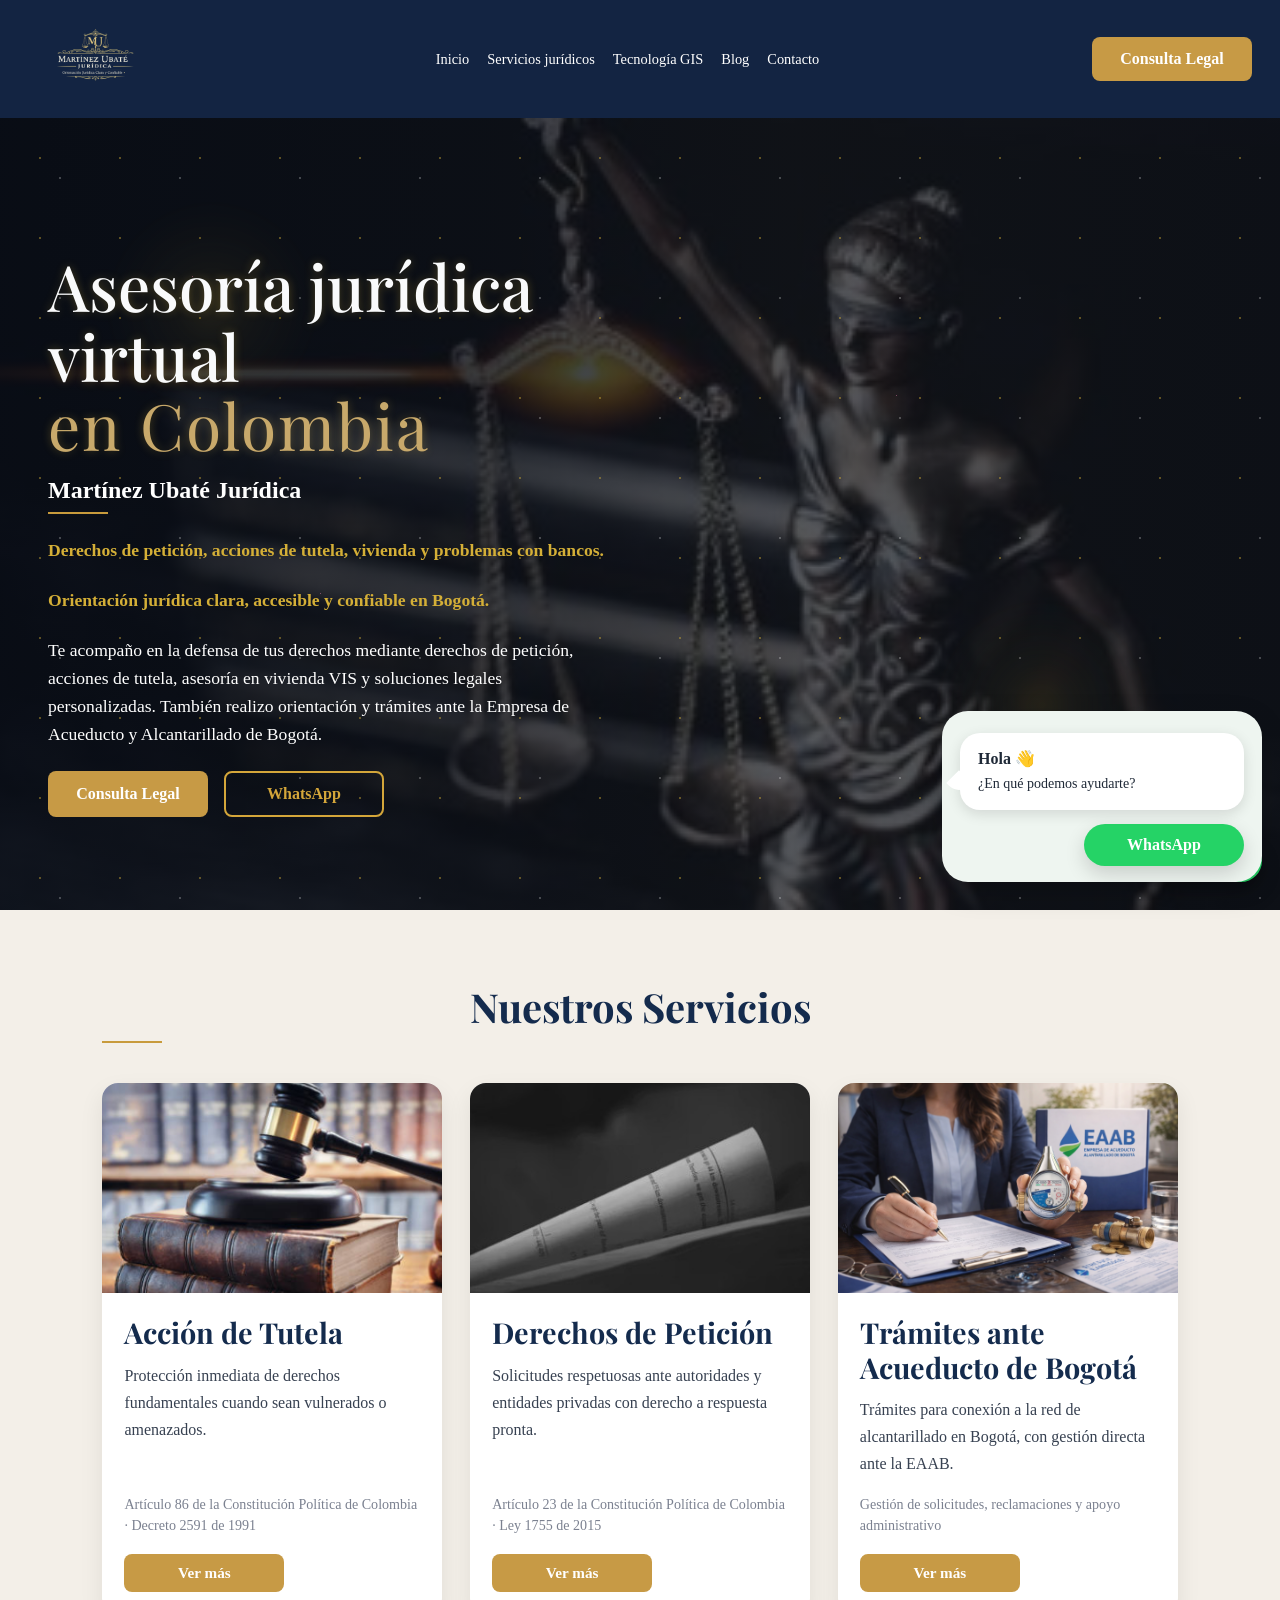
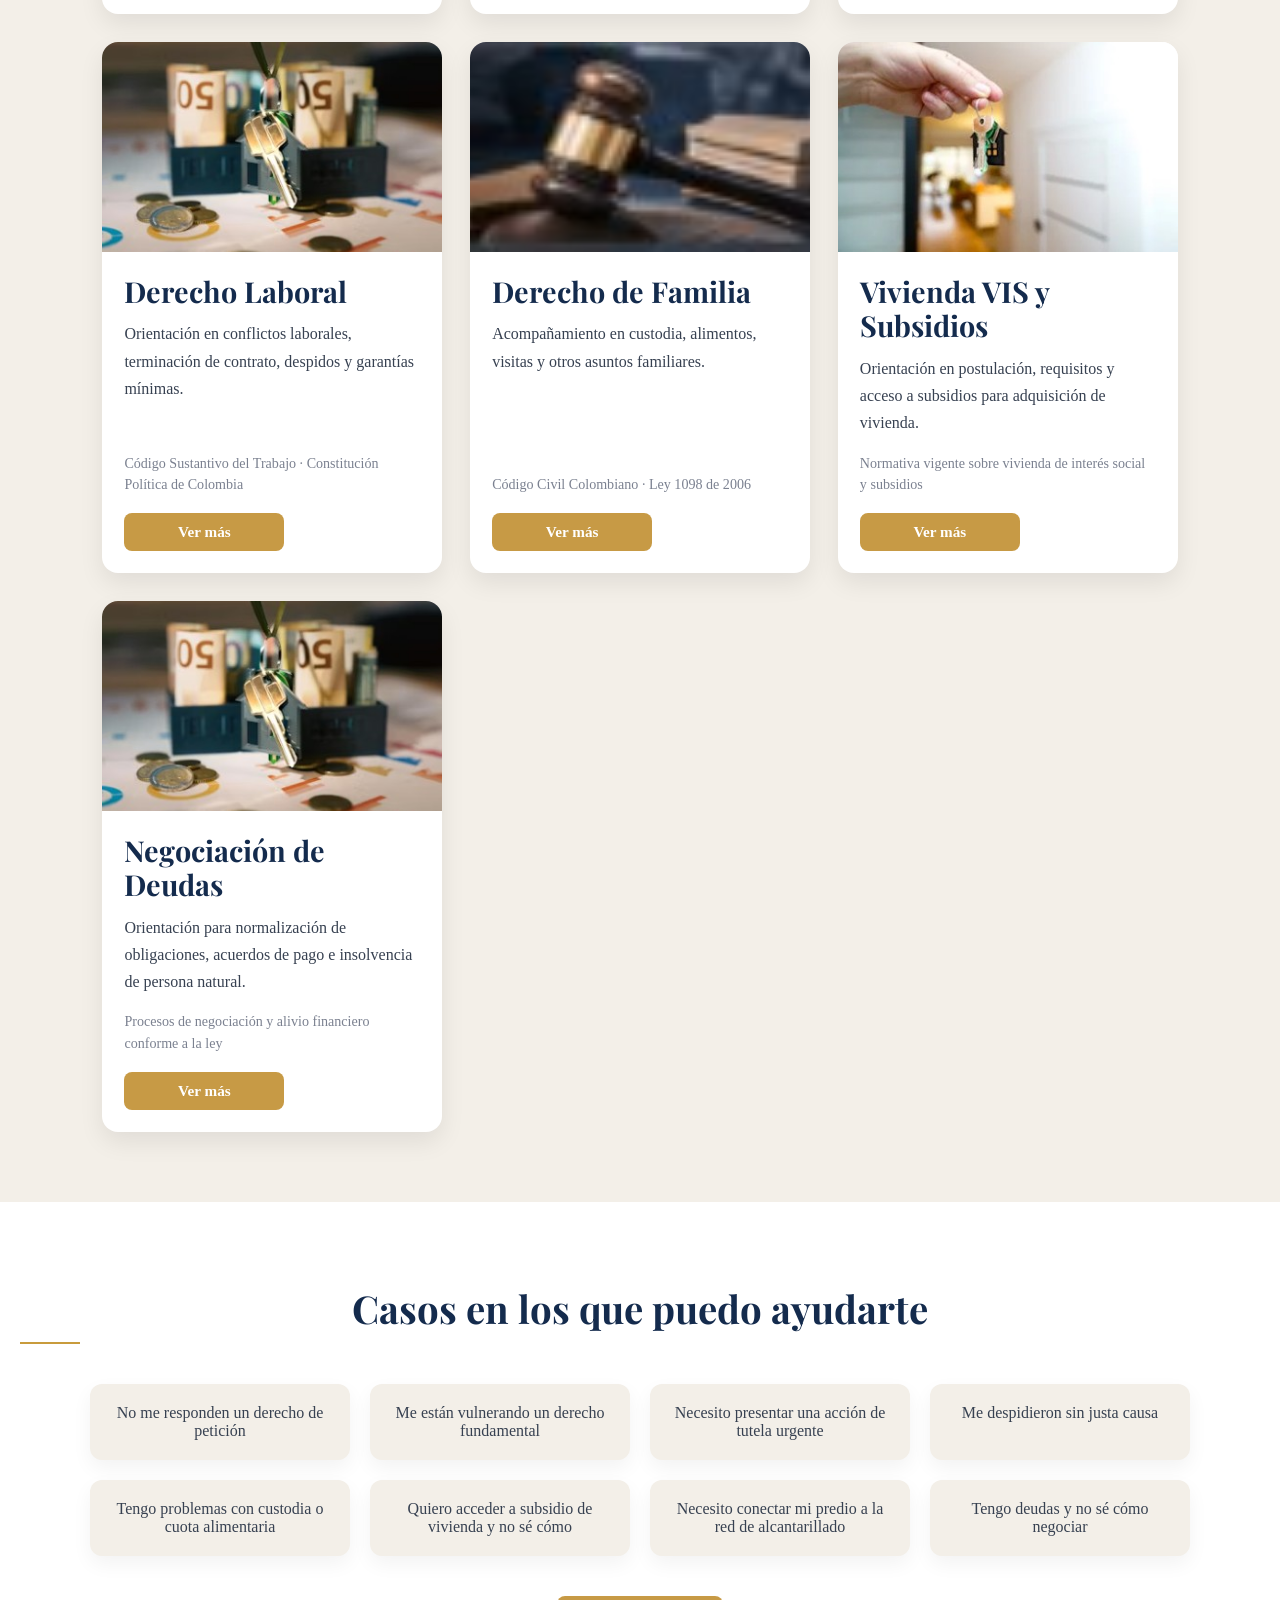
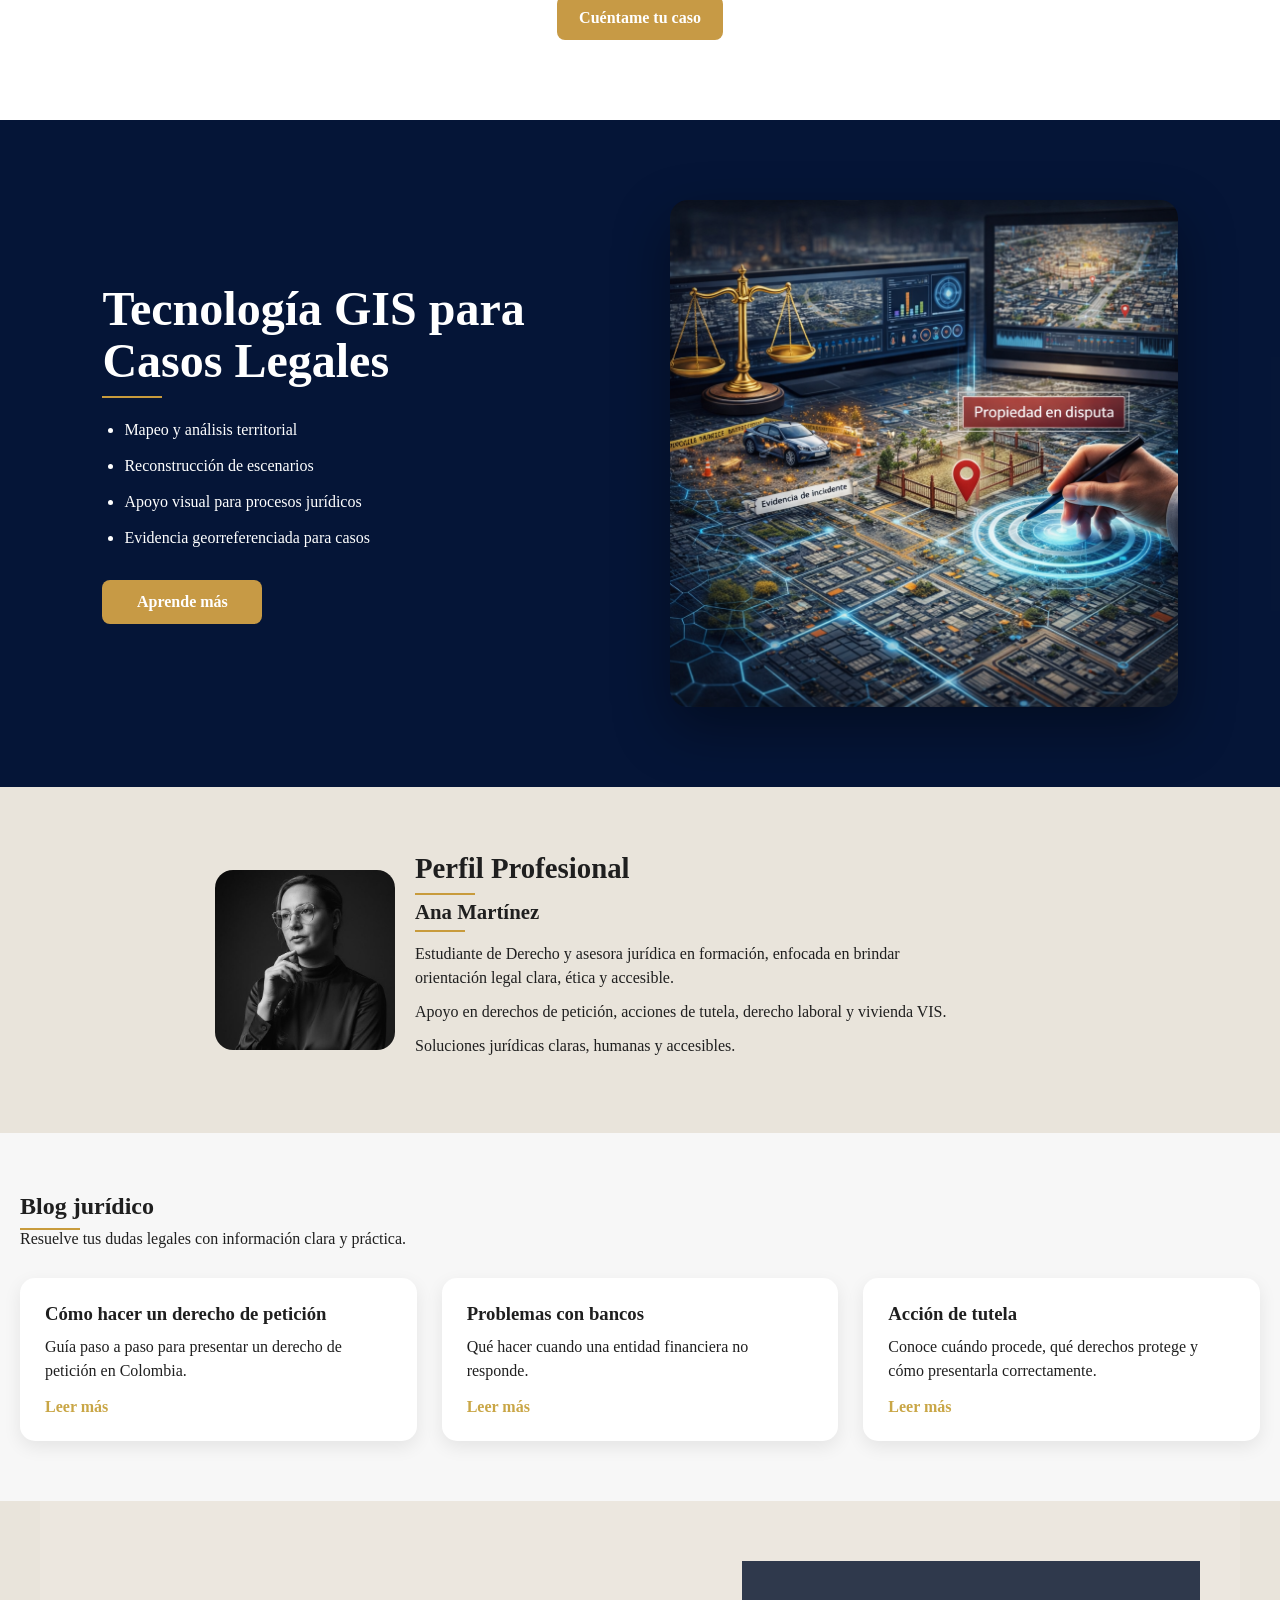
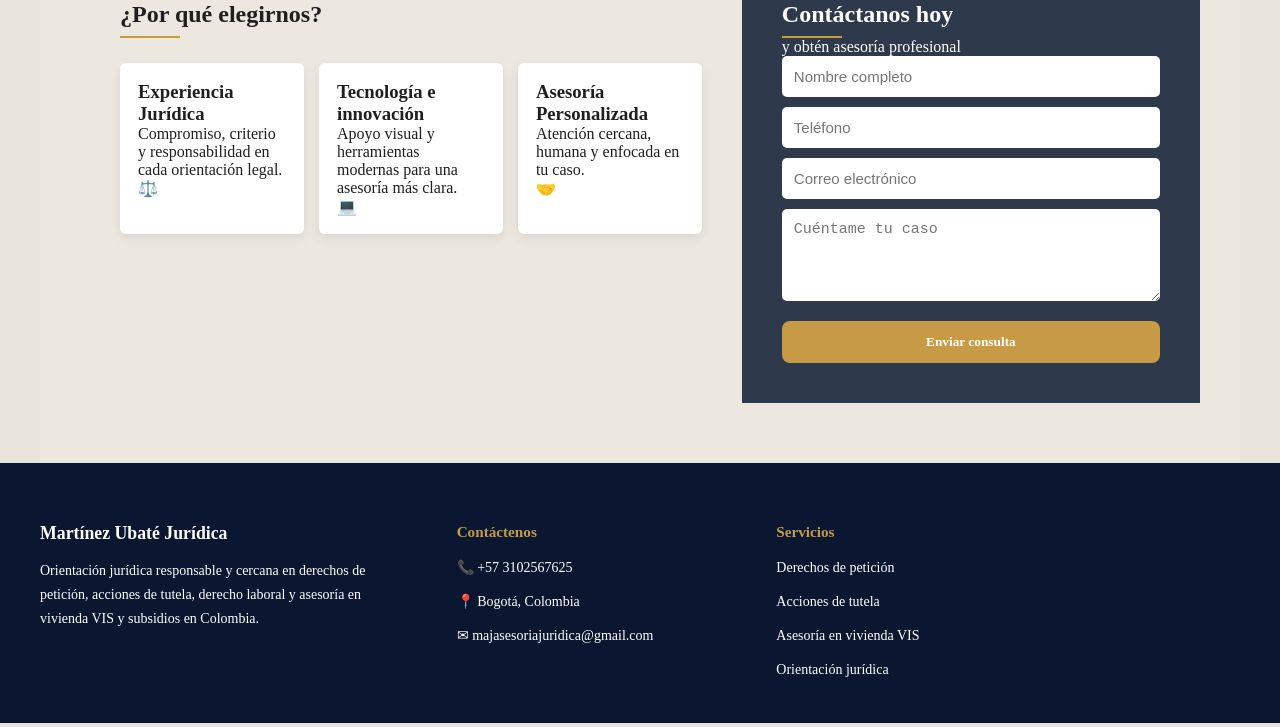
<file: index.html>
<!DOCTYPE html>
<html lang="es">
<head>
  <meta charset="UTF-8" />
  <meta name="viewport" content="width=device-width, initial-scale=1.0" />
    <title>Martínez Ubaté Jurídica | Asesoría jurídica virtual en Colombia</title>
    <meta name="description" content="Asesoría jurídica virtual en Colombia. Derechos de petición, tutelas, vivienda y problemas con bancos.">
    <meta name="keywords" content="derecho de petición, tutela Colombia, asesoría jurídica virtual, vivienda, bancos">
    <meta name="robots" content="index, follow">
  <link rel="icon" type="image/png" href="favicon-32x32.png">

  <link rel="stylesheet" href="styles.css" />
</head>
  <link href="https://fonts.googleapis.com/css2?family=Playfair+Display:wght@400;500;600&display=swap" rel="stylesheet">

<body>

  <header class="topbar">
  <div class="brand">
    <img src="img/logo.png" alt="Martínez Ubaté Jurídica" class="logo-img">
  </div>

    <nav class="menu">
      <a href="#inicio">Inicio</a>
      <a href="#servicios">Servicios jurídicos</a>
      <a href="#tecnologia">Tecnología GIS</a>
      <a href="#blog">Blog</a>

      <a href="#contacto">Contacto</a>
    </nav>

      <a href="https://wa.me/573102567625?text=Hola,%20vi%20tu%20p%C3%A1gina%20de%20MAJ%20Asesor%C3%ADa%20Jur%C3%ADdica%20y%20me%20interesa%20recibir%20orientaci%C3%B3n%20sobre%20mi%20caso.%20Quisiera%20informaci%C3%B3n%20sobre%20asesor%C3%ADa%20en%20derechos%20de%20petici%C3%B3n,%20acci%C3%B3n%20de%20tutela,%20vivienda%20VIS,%20subsidios,%20negociaci%C3%B3n%20de%20deudas%20o%20centrales%20de%20riesgo.%20%C2%BFMe%20puedes%20ayudar?" target="_blank" class="gold-btn">Consulta Legal</a>  </header>

  <section class="hero" id="inicio">
    <div class="hero-overlay"></div>
    
    <div class="sparkles">
  <i style="top:20%; left:15%;"></i>
  <i style="top:35%; left:70%; animation-delay:1s;"></i>
  <i style="top:60%; left:25%; animation-delay:2s;"></i>
  <i style="top:75%; left:80%; animation-delay:1.5s;"></i>
</div>
    <div class="hero-content">
  <h1 class="hero-title">
      Asesoría jurídica virtual <br>
      <span>en Colombia</span>
  </h1>
  <h2 class="hero-brand">
  Martínez Ubaté Jurídica
</h2>

  <p class="subtitle">
    <p class="subtitle">
      Derechos de petición, acciones de tutela, vivienda y problemas con bancos.
    </p>
  </p>

    <p class="subtitle">
    Orientación jurídica clara, accesible y confiable en Bogotá.
    </p>

    <p class="description">
      Te acompaño en la defensa de tus derechos mediante derechos de petición, acciones de tutela, 
      asesoría en vivienda VIS y soluciones legales personalizadas. 
      También realizo orientación y trámites ante la Empresa de Acueducto y Alcantarillado de Bogotá.
    </p>

    <div class="hero-buttons">
      <a href="#contacto" class="gold-btn">Consulta Legal</a>
      <a href="https://wa.me/573102567625" target="_blank" class="outline-btn">WhatsApp</a>
    </div>
  </section>

<section class="services-section" id="servicios">
  <h2>Nuestros Servicios</h2>

   <div class="services-grid">
  <article class="service-card">
    <img src="img/tutela.png" alt="Acción de Tutela">
    <div class="service-info">
      <h3>Acción de Tutela</h3>
      <p>
        Protección inmediata de derechos fundamentales cuando sean vulnerados o amenazados.
      </p>
      <span class="service-meta">
        Artículo 86 de la Constitución Política de Colombia · Decreto 2591 de 1991
      </span>
      <a href="accion-tutela.html" class="gold-btn">Ver más</a>
    </div>
  </article>

  <article class="service-card">
    <img src="img/peticion.jpg" alt="Derechos de Petición">
    <div class="service-info">
      <h3>Derechos de Petición</h3>
      <p>
        Solicitudes respetuosas ante autoridades y entidades privadas con derecho a respuesta pronta.
      </p>
      <span class="service-meta">
        Artículo 23 de la Constitución Política de Colombia · Ley 1755 de 2015
      </span>
      <a href="derecho-peticion.html" class="gold-btn">Ver más</a>
    </div>
  </article>

  <article class="service-card">
    <img src="img/servicio.jpg" alt="Trámites ante Acueducto de Bogotá">
    <div class="service-info">
      <h3>Trámites ante Acueducto de Bogotá</h3>
      <p>
        Trámites para conexión a la red de alcantarillado en Bogotá, con gestión directa ante la EAAB.
      </p>
      <span class="service-meta">
        Gestión de solicitudes, reclamaciones y apoyo administrativo
      </span>
      <a href="acueducto.html" class="gold-btn">Ver más</a>
    </div>
  </article>

  <article class="service-card">
    <img src="img/negociacion.jpg" alt="Derecho Laboral">
    <div class="service-info">
      <h3>Derecho Laboral</h3>
      <p>
        Orientación en conflictos laborales, terminación de contrato, despidos y garantías mínimas.
      </p>
      <span class="service-meta">
        Código Sustantivo del Trabajo · Constitución Política de Colombia
      </span>
      <a href="derecho-laboral.html" class="gold-btn">Ver más</a>
    </div>
  </article>

  <article class="service-card">
    <img src="img/accion.jpg" alt="Derecho de Familia">
    <div class="service-info">
      <h3>Derecho de Familia</h3>
      <p>
        Acompañamiento en custodia, alimentos, visitas y otros asuntos familiares.
      </p>
      <span class="service-meta">
        Código Civil Colombiano · Ley 1098 de 2006
      </span>
      <a href="derecho-familia.html" class="gold-btn">Ver más</a>
    </div>
  </article>

  <article class="service-card">
    <img src="img/vivienda.png" alt="Vivienda VIS y Subsidios">
    <div class="service-info">
      <h3>Vivienda VIS y Subsidios</h3>
      <p>
        Orientación en postulación, requisitos y acceso a subsidios para adquisición de vivienda.
      </p>
      <span class="service-meta">
        Normativa vigente sobre vivienda de interés social y subsidios
      </span>
      <a href="vivienda-vis.html" class="gold-btn">Ver más</a>
    </div>
  </article>

  <article class="service-card">
    <img src="img/negociacion.jpg" alt="Negociación de Deudas">
    <div class="service-info">
      <h3>Negociación de Deudas</h3>
      <p>
        Orientación para normalización de obligaciones, acuerdos de pago e insolvencia de persona natural.
      </p>
      <span class="service-meta">
        Procesos de negociación y alivio financiero conforme a la ley
      </span>
      <a href="negociacion-deudas.html" class="gold-btn">Ver más</a>
    </div>
  </article>
</div>
</section>

<section class="cases-section">
  <h2>Casos en los que puedo ayudarte</h2>

  <div class="cases-grid">

    <div class="case-item">
  <a href="no-responden-derecho-peticion.html">
    No me responden un derecho de petición
  </a>
</div>

    <div class="case-item">
      Me están vulnerando un derecho fundamental
    </div>

    <div class="case-item">
      Necesito presentar una acción de tutela urgente
    </div>

    <div class="case-item">
      Me despidieron sin justa causa
    </div>

    <div class="case-item">
      Tengo problemas con custodia o cuota alimentaria
    </div>

    <div class="case-item">
      Quiero acceder a subsidio de vivienda y no sé cómo
    </div>

    <div class="case-item">
      Necesito conectar mi predio a la red de alcantarillado
    </div>

    <div class="case-item">
      Tengo deudas y no sé cómo negociar
    </div>

  </div>

  <a href="https://wa.me/573102567625?text=Hola,%20quiero%20asesoría%20sobre%20mi%20caso"
     target="_blank" class="gold-btn">
    Cuéntame tu caso
  </a>
</section>

  <section class="tech-section" id="tecnologia">
    <div class="tech-overlay"></div>
    <div class="tech-content">
      <div class="tech-text">
        <h2>Tecnología GIS para Casos Legales</h2>
        
        <ul>
          <li>Mapeo y análisis territorial</li>
          <li>Reconstrucción de escenarios</li>
          <li>Apoyo visual para procesos jurídicos</li>
          <li>Evidencia georreferenciada para casos</li>
        </ul>
        <a href="#contacto" class="gold-btn">Aprende más</a>
      </div>

      <div class="tech-image">
        <img src="img/tecnologia1.jpg" alt="Tecnología legal" />
      </div>
    </div>
  </section>

  </section>

</section>

<section class="perfil-card">
  <div class="perfil-img">
    <img src="img/ana.jpg" alt="Ana Martínez">
  </div>

  <div class="perfil-info">
    <h2>Perfil Profesional</h2>
    <h3>Ana Martínez</h3>
    <p>
      Estudiante de Derecho y asesora jurídica en formación,
      enfocada en brindar orientación legal clara, ética y accesible.
    </p>
    <p>
      Apoyo en derechos de petición, acciones de tutela,
      derecho laboral y vivienda VIS.
    </p>
    <p>
      Soluciones jurídicas claras, humanas y accesibles.
    </p>
  </div>
</section>

<!-- BLOG -->
<section id="blog" class="blog-section">
  <h2>Blog jurídico</h2>
  <p>Resuelve tus dudas legales con información clara y práctica.</p>

  <div class="blog-grid">

    <div class="blog-card">
      <h3>Cómo hacer un derecho de petición</h3>
      <p>Guía paso a paso para presentar un derecho de petición en Colombia.</p>
      <a href="derecho-peticion.html">Leer más</a>
    </div>

    <div class="blog-card">
      <h3>Problemas con bancos</h3>
      <p>Qué hacer cuando una entidad financiera no responde.</p>
      <a href="negociacion-deudas.html">Leer más</a>
    </div>

    <div class="blog-card">
      <h3>Acción de tutela</h3>
      <p>Conoce cuándo procede, qué derechos protege y cómo presentarla correctamente.</p>
      <a href="accion-tutela.html">Leer más</a>
    </div>

  </div>
</section>

<!-- CONTACTO -->
<section id="contacto">

  <section class="bottom-section" id="contacto">
    <div class="why-us">
      <h2>¿Por qué elegirnos?</h2>

      <div class="why-grid">
        <div class="why-card">
          <h3>Experiencia Jurídica</h3>
          <p>Compromiso, criterio y responsabilidad en cada orientación legal.</p>

            <span class="icon">⚖️</span>
        </div>

        <div class="why-card">
          <h3>Tecnología e innovación</h3>
          <p>Apoyo visual y herramientas modernas para una asesoría más clara.</p>
            <span class="icon">💻</span>

        </div>

        <div class="why-card">
          <h3>Asesoría Personalizada</h3>
          <p>Atención cercana, humana y enfocada en tu caso.</p>
           <span class="icon">🤝</span>

        </div>
      </div>
    </div>

    <div class="contact-box">
      <h2>Contáctanos hoy</h2>
      <p>y obtén asesoría profesional</p>

      <form action="https://formsubmit.co/majasesoriajuridica@gmail.com" method="POST" class="contact-form">
        <input type="text" name="name" placeholder="Nombre completo" required />
        <input type="text" name="phone" placeholder="Teléfono" />
        <input type="email" name="email" placeholder="Correo electrónico" required />
        <input type="hidden" name="_next" value="https://anamartinez-coder.github.io/maj-web/gracias.html">
        <textarea name="message" rows="4" placeholder="Cuéntame tu caso"></textarea>

        <input type="hidden" name="_captcha" value="false">
        <button type="submit" class="gold-btn full-btn">Enviar consulta</button>
      </form>
    </div>
  </section>

  <footer class="footer">

  <div class="footer-container">

    <div class="footer-col">
      <h3>Martínez Ubaté Jurídica</h3>

      <p>
        Orientación jurídica responsable y cercana en derechos de petición, acciones de tutela, 
        derecho laboral y asesoría en vivienda VIS y subsidios en Colombia.
      </p>
    </div>

    <div class="footer-col">
      <h4>Contáctenos</h4>

      <p>📞 +57 3102567625</p>
      <p>📍 Bogotá, Colombia</p>
      <p>✉ majasesoriajuridica@gmail.com</p>

    </div>

    <div class="footer-col">
      <h4>Servicios</h4>

      <p>Derechos de petición</p>
      <p>Acciones de tutela</p>
      <p>Asesoría en vivienda VIS</p>
      <p>Orientación jurídica</p>

    </div>

  </div>

</footer>

  <a href="https://wa.me/573102567625" class="whatsapp" target="_green">WhatsApp</a>

 <div class="wa-widget">
  <div class="wa-box">
    <div class="wa-bubble">
      <strong>Hola 👋</strong>
      <p>¿En qué podemos ayudarte?</p>
    </div>

    <a
      href="https://wa.me/573102567625?text=Hola,%20vi%20tu%20p%C3%A1gina%20de%20MAJ%20Asesor%C3%ADa%20Jur%C3%ADdica%20y%20quisiera%20recibir%20orientaci%C3%B3n%20legal%20sobre%20mi%20caso."
      class="wa-button"
      target="_blank"
      aria-label="Abrir WhatsApp"
    >
      WhatsApp
    </a>
  </div>
</div>

<script>
window.addEventListener("load", function () {
  const widget = document.querySelector(".wa-widget");
  widget.style.display = "none";

  setTimeout(() => {
    widget.style.display = "block";
  }, 3000);
});
</script>

</body>
</html>
</file>
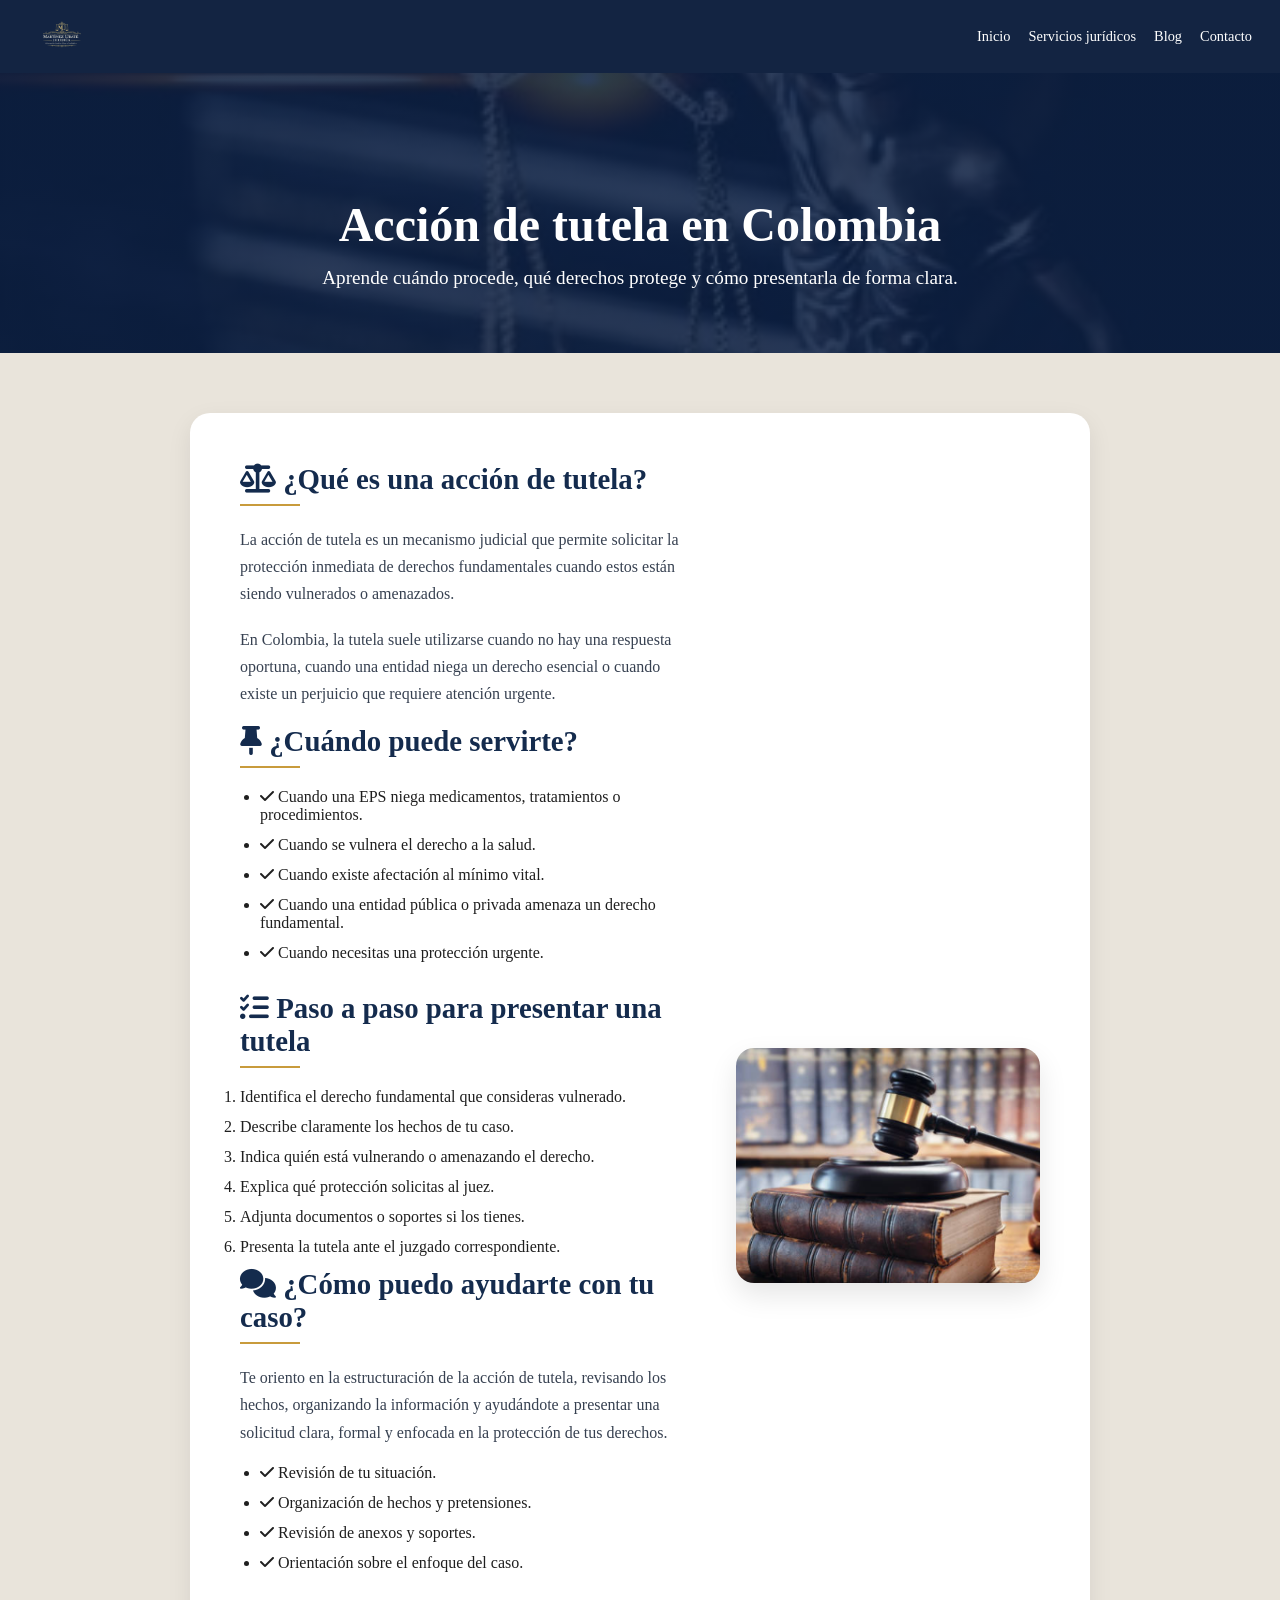
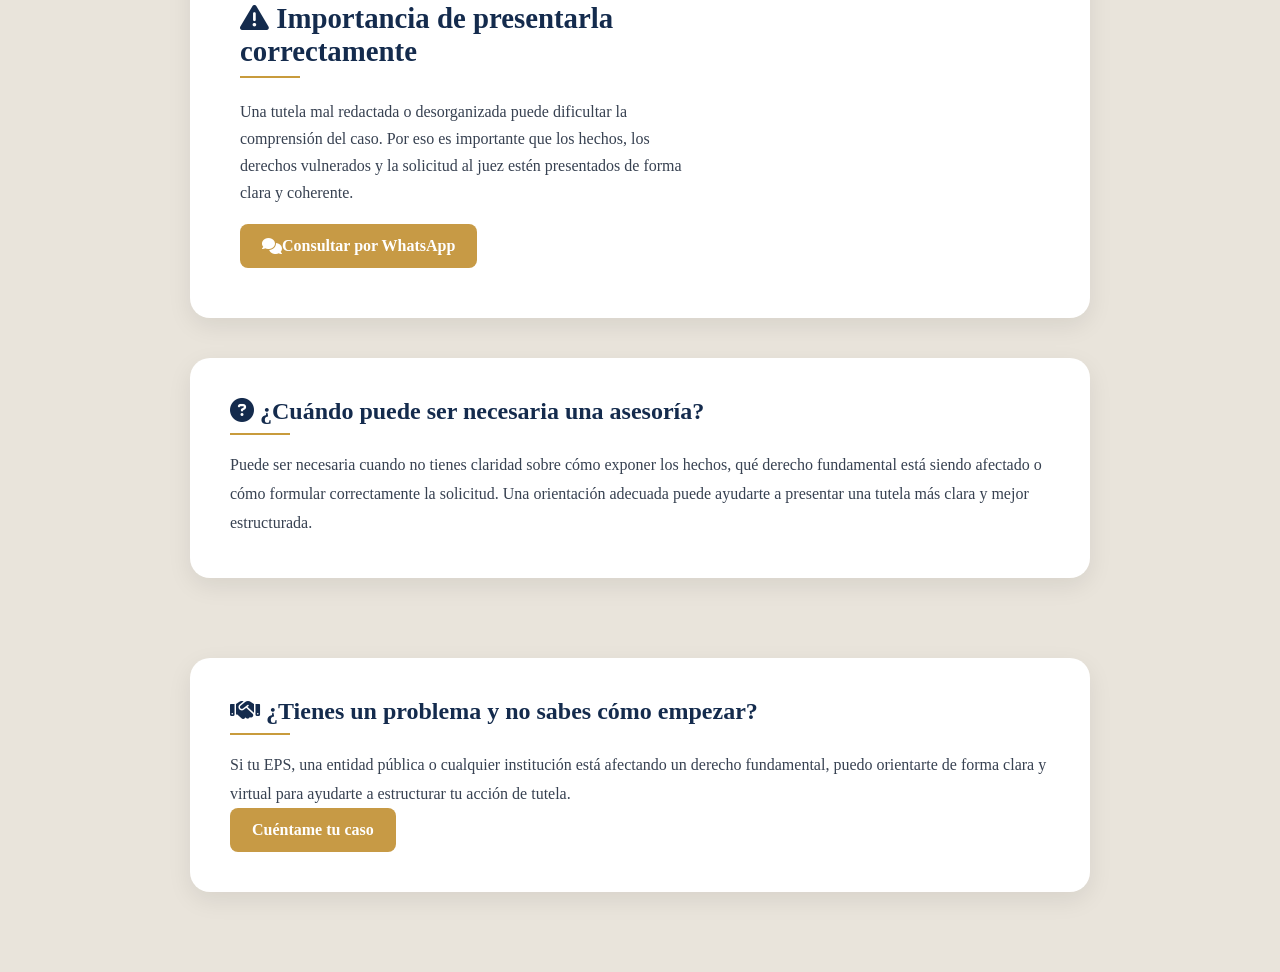
<file: accion-tutela.html>
<!DOCTYPE html>
<html lang="es">
<head>
  <meta charset="UTF-8">
  <meta name="viewport" content="width=device-width, initial-scale=1.0">

  <title>Acción de tutela en Colombia | Martínez Ubaté Jurídica</title>
  <meta name="description" content="Conoce qué es la acción de tutela en Colombia, cuándo procede, qué derechos protege y cómo puede ayudarte una orientación jurídica clara.">
  <meta name="keywords" content="acción de tutela Colombia, cuándo procede la tutela, tutela por salud, tutela EPS, asesoría jurídica tutela">
  <meta name="robots" content="index, follow">

  <link rel="stylesheet" href="styles.css">
  <link rel="stylesheet" href="https://cdnjs.cloudflare.com/ajax/libs/font-awesome/6.5.0/css/all.min.css">
</head>

<body>

<header class="topbar">
  <div class="logo">
    <img src="img/logo.png" class="logo-img" alt="Martínez Ubaté Jurídica">
  </div>

  <nav class="menu">
    <a href="index.html">Inicio</a>
    <a href="index.html#servicios">Servicios jurídicos</a>
    <a href="index.html#blog">Blog</a>
    <a href="index.html#contacto">Contacto</a>
  </nav>
</header>

<section class="page-hero">
  <div class="page-hero-content">
    <h1>Acción de tutela en Colombia</h1>
    <p>Aprende cuándo procede, qué derechos protege y cómo presentarla de forma clara.</p>
  </div>
</section>

<section class="page-container">
  <div class="page-box page-grid">
    <div class="page-text">

      <h2><i class="fa-solid fa-scale-balanced"></i> ¿Qué es una acción de tutela?</h2>
      <p>
        La acción de tutela es un mecanismo judicial que permite solicitar la protección inmediata
        de derechos fundamentales cuando estos están siendo vulnerados o amenazados.
      </p>

      <p>
        En Colombia, la tutela suele utilizarse cuando no hay una respuesta oportuna, cuando una entidad
        niega un derecho esencial o cuando existe un perjuicio que requiere atención urgente.
      </p>

      <h2><i class="fa-solid fa-thumbtack"></i> ¿Cuándo puede servirte?</h2>
      <ul>
        <li><i class="fa-solid fa-check"></i> Cuando una EPS niega medicamentos, tratamientos o procedimientos.</li>
        <li><i class="fa-solid fa-check"></i> Cuando se vulnera el derecho a la salud.</li>
        <li><i class="fa-solid fa-check"></i> Cuando existe afectación al mínimo vital.</li>
        <li><i class="fa-solid fa-check"></i> Cuando una entidad pública o privada amenaza un derecho fundamental.</li>
        <li><i class="fa-solid fa-check"></i> Cuando necesitas una protección urgente.</li>
      </ul>

      <h2><i class="fa-solid fa-list-check"></i> Paso a paso para presentar una tutela</h2>
      <ol>
        <li>Identifica el derecho fundamental que consideras vulnerado.</li>
        <li>Describe claramente los hechos de tu caso.</li>
        <li>Indica quién está vulnerando o amenazando el derecho.</li>
        <li>Explica qué protección solicitas al juez.</li>
        <li>Adjunta documentos o soportes si los tienes.</li>
        <li>Presenta la tutela ante el juzgado correspondiente.</li>
      </ol>

      <h2><i class="fa-solid fa-comments"></i> ¿Cómo puedo ayudarte con tu caso?</h2>
      <p>
        Te oriento en la estructuración de la acción de tutela, revisando los hechos,
        organizando la información y ayudándote a presentar una solicitud clara,
        formal y enfocada en la protección de tus derechos.
      </p>

      <ul>
        <li><i class="fa-solid fa-check"></i> Revisión de tu situación.</li>
        <li><i class="fa-solid fa-check"></i> Organización de hechos y pretensiones.</li>
        <li><i class="fa-solid fa-check"></i> Revisión de anexos y soportes.</li>
        <li><i class="fa-solid fa-check"></i> Orientación sobre el enfoque del caso.</li>
      </ul>

      <h2><i class="fa-solid fa-triangle-exclamation"></i> Importancia de presentarla correctamente</h2>
      <p>
        Una tutela mal redactada o desorganizada puede dificultar la comprensión del caso.
        Por eso es importante que los hechos, los derechos vulnerados y la solicitud al juez
        estén presentados de forma clara y coherente.
      </p>

      <a href="https://wa.me/573102567625?text=Hola,%20quiero%20asesor%C3%ADa%20sobre%20una%20acci%C3%B3n%20de%20tutela" class="gold-btn" target="_blank">
        <i class="fa-solid fa-comments"></i> Consultar por WhatsApp
      </a>

    </div>

    <div class="page-image">
      <img src="img/tutela.png" alt="Acción de tutela en Colombia">
    </div>
  </div>
</section>

<section class="page-extra">
  <div class="page-extra-box">
    <h2><i class="fa-solid fa-circle-question"></i> ¿Cuándo puede ser necesaria una asesoría?</h2>
    <p>
      Puede ser necesaria cuando no tienes claridad sobre cómo exponer los hechos,
      qué derecho fundamental está siendo afectado o cómo formular correctamente la solicitud.
      Una orientación adecuada puede ayudarte a presentar una tutela más clara y mejor estructurada.
    </p>
  </div>
</section>

<section class="page-extra">
  <div class="page-extra-box">
    <h2><i class="fa-solid fa-handshake"></i> ¿Tienes un problema y no sabes cómo empezar?</h2>
    <p>
      Si tu EPS, una entidad pública o cualquier institución está afectando un derecho fundamental,
      puedo orientarte de forma clara y virtual para ayudarte a estructurar tu acción de tutela.
    </p>

    <a href="https://wa.me/573102567625?text=Hola,%20quiero%20contarte%20mi%20caso%20sobre%20acci%C3%B3n%20de%20tutela" class="gold-btn" target="_blank">
      Cuéntame tu caso
    </a>
  </div>
</section>

</body>
</html>
</file>
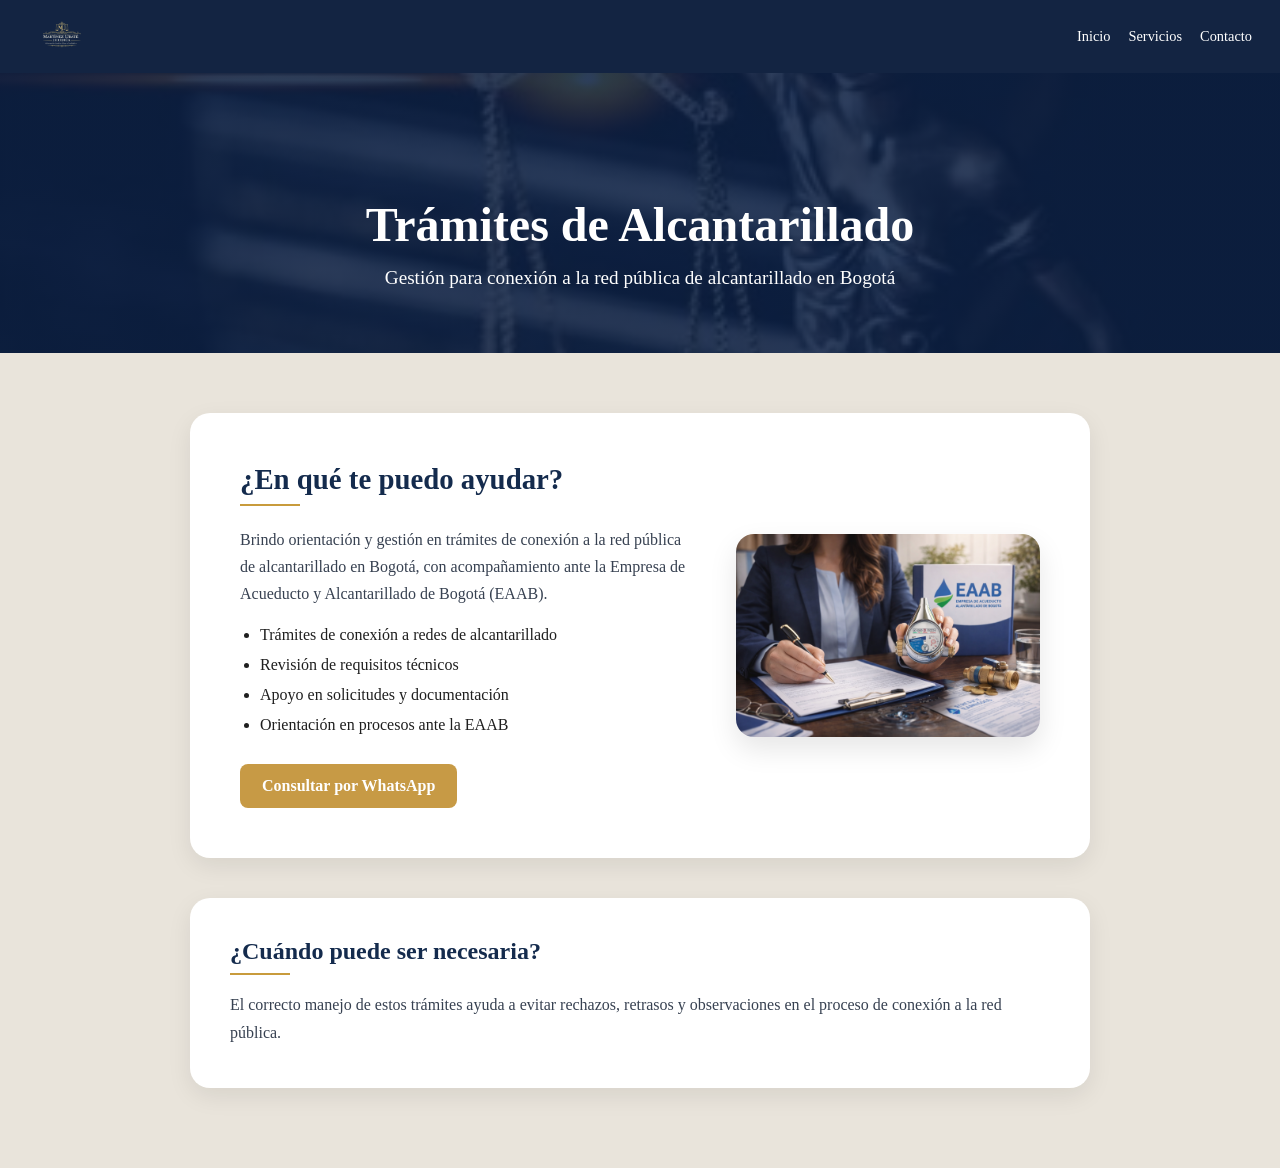
<file: acueducto.html>
<!DOCTYPE html>
<html lang="es">
<head>
  <meta charset="UTF-8">
  <meta name="viewport" content="width=device-width, initial-scale=1.0">
  <title>Trámites de Alcantarillado | Martínez Ubaté Jurídica</title>
  <link rel="stylesheet" href="styles.css">
</head>

<body>

<header class="topbar">
  <div class="logo">
    <img src="img/logo.png" class="logo-img">
  </div>

  <nav class="menu">
    <a href="index.html">Inicio</a>
    <a href="index.html#servicios">Servicios</a>
    <a href="index.html#contacto">Contacto</a>
  </nav>
</header>

<!-- HERO -->
<section class="page-hero">
  <div class="page-hero-content">
    <h1>Trámites de Alcantarillado</h1>
    <p>Gestión para conexión a la red pública de alcantarillado en Bogotá</p>
  </div>
</section>

<!-- CONTENIDO -->
<section class="page-container">
  <div class="page-box page-grid">
    <div class="page-text">
      <h2>¿En qué te puedo ayudar?</h2>

<p>
Brindo orientación y gestión en trámites de conexión a la red pública de alcantarillado en Bogotá,
con acompañamiento ante la Empresa de Acueducto y Alcantarillado de Bogotá (EAAB).
</p>

<ul>
  <li>Trámites de conexión a redes de alcantarillado</li>
  <li>Revisión de requisitos técnicos</li>
  <li>Apoyo en solicitudes y documentación</li>
  <li>Orientación en procesos ante la EAAB</li>
</ul>

      <a href="https://wa.me/573102567625" class="gold-btn" target="_blank">
        Consultar por WhatsApp
      </a>
    </div>

    <div class="page-image">
      <img src="img/servicio.jpg" alt="Acción de tutela">
    </div>
  </div>
</section>

<section class="page-extra">
  <div class="page-extra-box">
    <h2>¿Cuándo puede ser necesaria?</h2>
    <p>
      El correcto manejo de estos trámites ayuda a evitar rechazos, retrasos y observaciones
      en el proceso de conexión a la red pública.
    </p>
  </div>
</section>

</body>
</html>
</file>
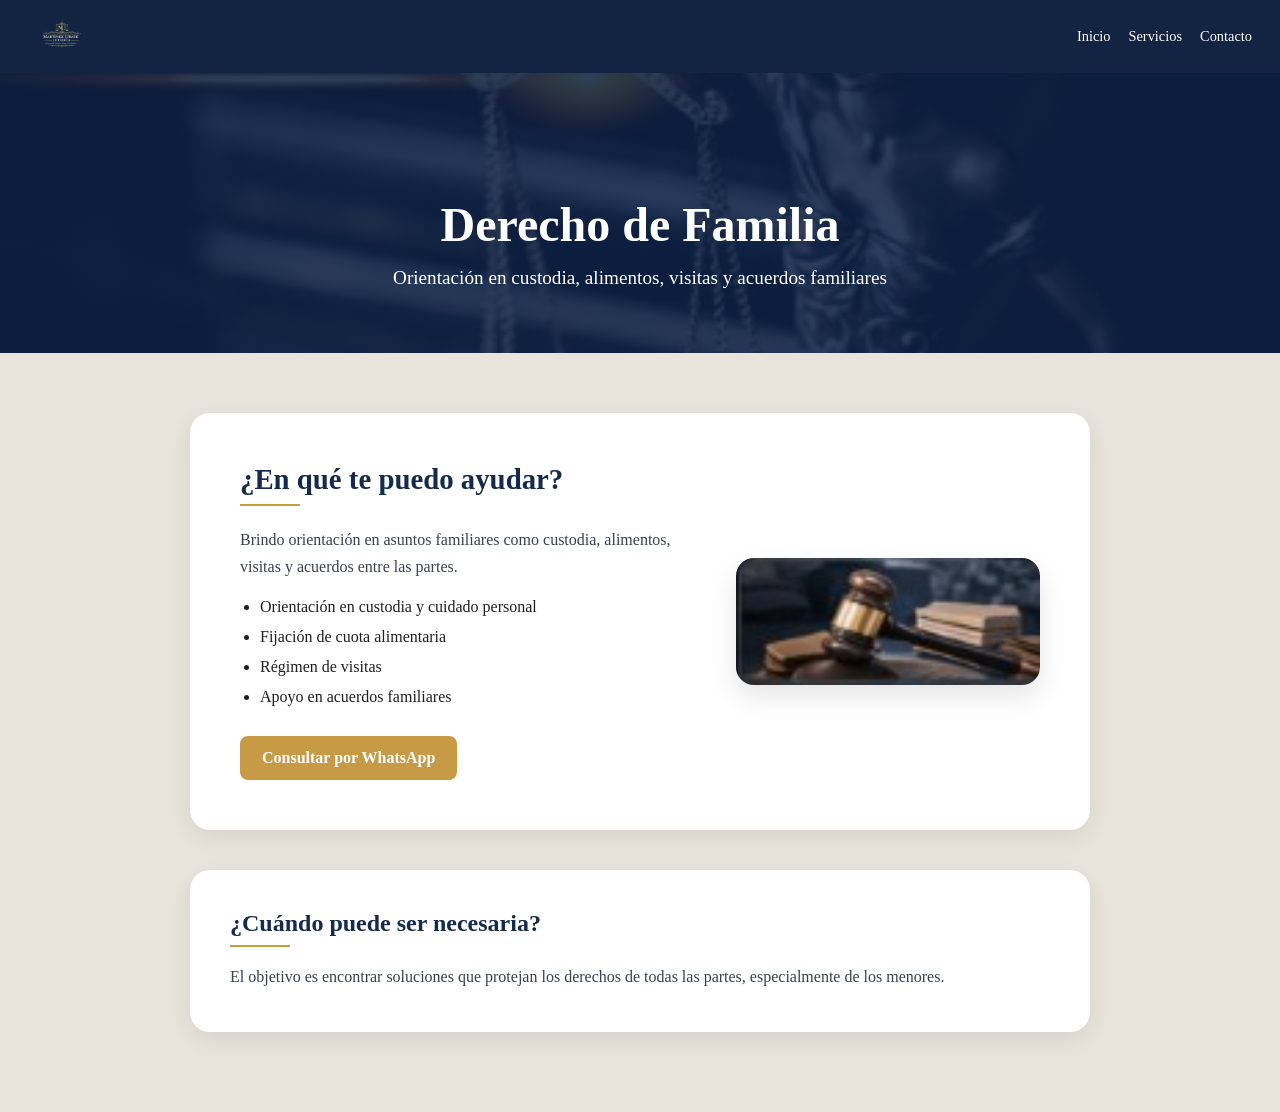
<file: derecho-familia.html>
<!DOCTYPE html>
<html lang="es">
<head>
  <meta charset="UTF-8">
  <meta name="viewport" content="width=device-width, initial-scale=1.0">
  <title>Derecho de Familia | Martínez Ubaté Jurídica</title>
  <link rel="stylesheet" href="styles.css">
</head>

<body>

<header class="topbar">
  <div class="logo">
    <img src="img/logo.png" class="logo-img">
  </div>

  <nav class="menu">
    <a href="index.html">Inicio</a>
    <a href="index.html#servicios">Servicios</a>
    <a href="index.html#contacto">Contacto</a>
  </nav>
</header>

<!-- HERO -->
<section class="page-hero">
  <div class="page-hero-content">
    <h1>Derecho de Familia</h1>
    <p>Orientación en custodia, alimentos, visitas y acuerdos familiares</p>
  </div>
</section>

<!-- CONTENIDO -->
<section class="page-container">
  <div class="page-box page-grid">
    <div class="page-text">
      <h2>¿En qué te puedo ayudar?</h2>

        <p>
        Brindo orientación en asuntos familiares como custodia, alimentos, visitas y acuerdos entre las partes.
        </p>

        <ul>
        <li>Orientación en custodia y cuidado personal</li>
        <li>Fijación de cuota alimentaria</li>
        <li>Régimen de visitas</li>
        <li>Apoyo en acuerdos familiares</li>
        </ul>

      <a href="https://wa.me/573102567625" class="gold-btn" target="_blank">
        Consultar por WhatsApp
      </a>
    </div>

    <div class="page-image">
      <img src="img/accion.jpg" alt="Acción de tutela">
    </div>
  </div>
</section>

<section class="page-extra">
  <div class="page-extra-box">
    <h2>¿Cuándo puede ser necesaria?</h2>
    <p>
    El objetivo es encontrar soluciones que protejan los derechos de todas las partes, especialmente de los menores.
    </p>
  </div>
</section>

</body>
</html>
</file>
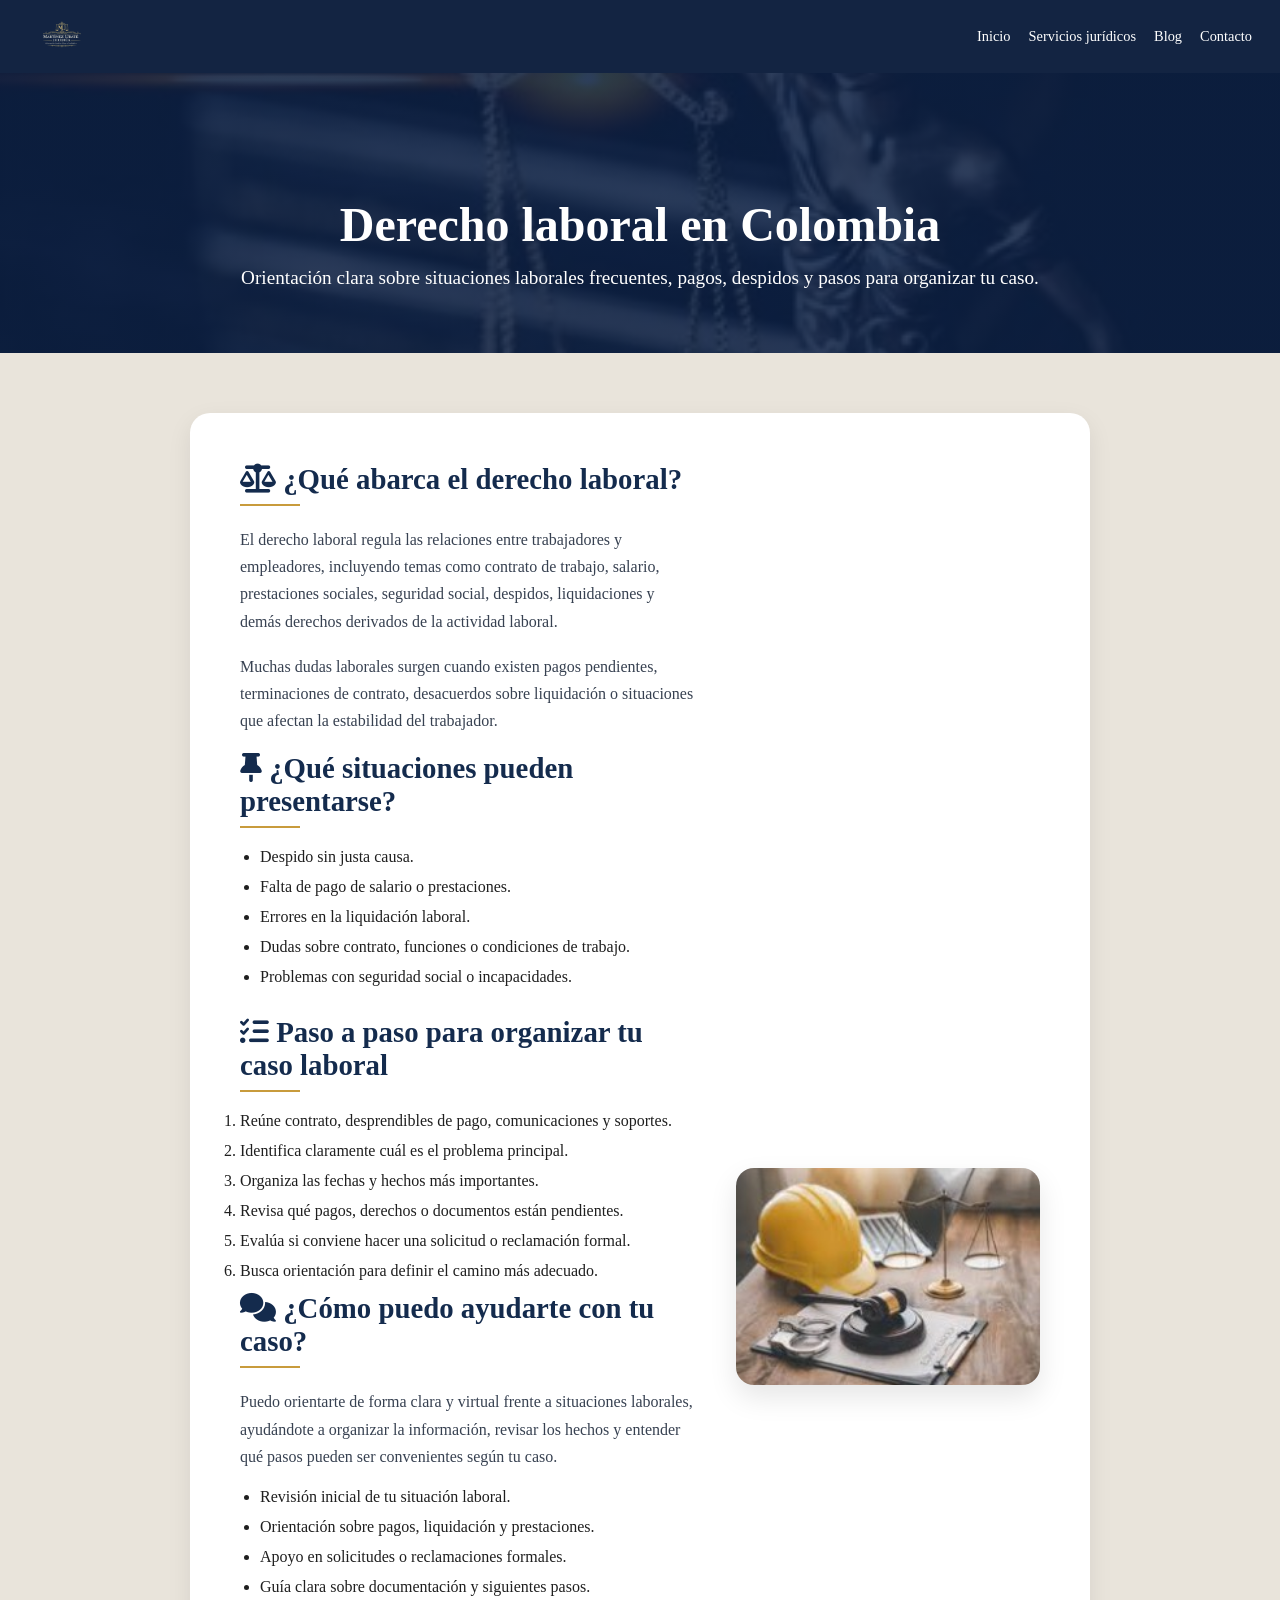
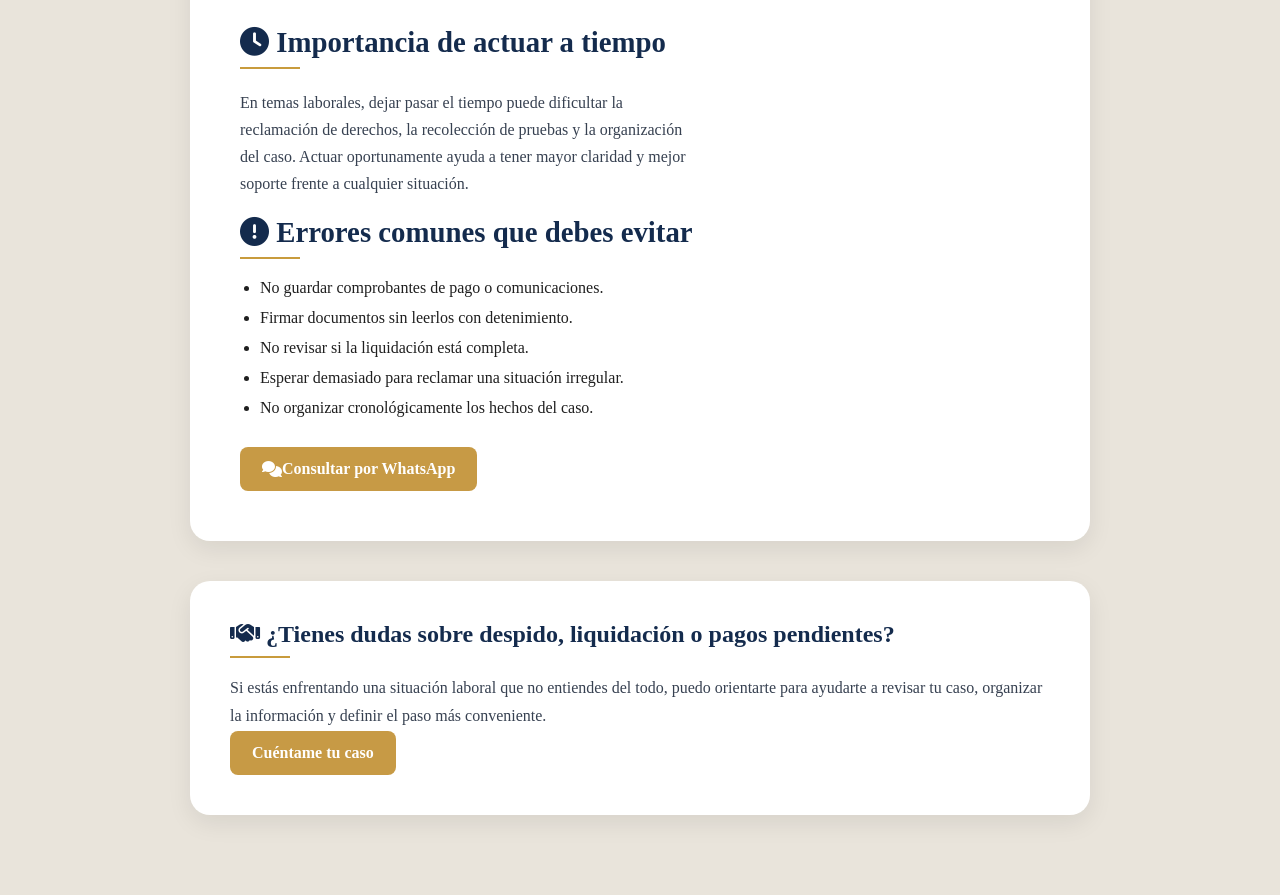
<file: derecho-laboral.html>
<!DOCTYPE html>
<html lang="es">
<head>
  <meta charset="UTF-8">
  <meta name="viewport" content="width=device-width, initial-scale=1.0">

  <title>Derecho laboral en Colombia | Martínez Ubaté Jurídica</title>
  <meta name="description" content="Conoce aspectos clave del derecho laboral en Colombia, situaciones frecuentes, pasos para organizar tu caso y orientación jurídica clara.">
  <meta name="keywords" content="derecho laboral Colombia, despido sin justa causa, liquidación laboral, asesoría laboral, prestaciones sociales">
  <meta name="robots" content="index, follow">

  <link rel="stylesheet" href="styles.css">
  <link rel="stylesheet" href="https://cdnjs.cloudflare.com/ajax/libs/font-awesome/6.5.0/css/all.min.css">
</head>

<body>

<header class="topbar">
  <div class="logo">
    <img src="img/logo.png" class="logo-img" alt="Martínez Ubaté Jurídica">
  </div>

  <nav class="menu">
    <a href="index.html">Inicio</a>
    <a href="index.html#servicios">Servicios jurídicos</a>
    <a href="index.html#blog">Blog</a>
    <a href="index.html#contacto">Contacto</a>
  </nav>
</header>

<section class="page-hero">
  <div class="page-hero-content">
    <h1>Derecho laboral en Colombia</h1>
    <p>Orientación clara sobre situaciones laborales frecuentes, pagos, despidos y pasos para organizar tu caso.</p>
  </div>
</section>

<section class="page-container">
  <div class="page-box page-grid">
    
    <div class="page-text">

      <h2><i class="fa-solid fa-scale-balanced"></i> ¿Qué abarca el derecho laboral?</h2>
      <p>
        El derecho laboral regula las relaciones entre trabajadores y empleadores, incluyendo temas como
        contrato de trabajo, salario, prestaciones sociales, seguridad social, despidos, liquidaciones
        y demás derechos derivados de la actividad laboral.
      </p>

      <p>
        Muchas dudas laborales surgen cuando existen pagos pendientes, terminaciones de contrato,
        desacuerdos sobre liquidación o situaciones que afectan la estabilidad del trabajador.
      </p>

      <h2><i class="fa-solid fa-thumbtack"></i> ¿Qué situaciones pueden presentarse?</h2>
      <ul>
        <li>Despido sin justa causa.</li>
        <li>Falta de pago de salario o prestaciones.</li>
        <li>Errores en la liquidación laboral.</li>
        <li>Dudas sobre contrato, funciones o condiciones de trabajo.</li>
        <li>Problemas con seguridad social o incapacidades.</li>
      </ul>

      <h2><i class="fa-solid fa-list-check"></i> Paso a paso para organizar tu caso laboral</h2>
      <ol>
        <li>Reúne contrato, desprendibles de pago, comunicaciones y soportes.</li>
        <li>Identifica claramente cuál es el problema principal.</li>
        <li>Organiza las fechas y hechos más importantes.</li>
        <li>Revisa qué pagos, derechos o documentos están pendientes.</li>
        <li>Evalúa si conviene hacer una solicitud o reclamación formal.</li>
        <li>Busca orientación para definir el camino más adecuado.</li>
      </ol>

      <h2><i class="fa-solid fa-comments"></i> ¿Cómo puedo ayudarte con tu caso?</h2>
      <p>
        Puedo orientarte de forma clara y virtual frente a situaciones laborales, ayudándote
        a organizar la información, revisar los hechos y entender qué pasos pueden ser convenientes
        según tu caso.
      </p>

      <ul>
        <li>Revisión inicial de tu situación laboral.</li>
        <li>Orientación sobre pagos, liquidación y prestaciones.</li>
        <li>Apoyo en solicitudes o reclamaciones formales.</li>
        <li>Guía clara sobre documentación y siguientes pasos.</li>
      </ul>

      <h2><i class="fa-solid fa-clock"></i> Importancia de actuar a tiempo</h2>
      <p>
        En temas laborales, dejar pasar el tiempo puede dificultar la reclamación de derechos,
        la recolección de pruebas y la organización del caso. Actuar oportunamente ayuda a tener
        mayor claridad y mejor soporte frente a cualquier situación.
      </p>

      <h2><i class="fa-solid fa-circle-exclamation"></i> Errores comunes que debes evitar</h2>
      <ul>
        <li>No guardar comprobantes de pago o comunicaciones.</li>
        <li>Firmar documentos sin leerlos con detenimiento.</li>
        <li>No revisar si la liquidación está completa.</li>
        <li>Esperar demasiado para reclamar una situación irregular.</li>
        <li>No organizar cronológicamente los hechos del caso.</li>
      </ul>

      <a href="https://wa.me/573102567625?text=Hola,%20quiero%20orientaci%C3%B3n%20sobre%20un%20tema%20laboral" class="gold-btn" target="_blank">
        <i class="fa-solid fa-comments"></i> Consultar por WhatsApp
      </a>

    </div>

    <div class="page-image">
      <img src="img/laboral.jpg" alt="Derecho laboral en Colombia">
    </div>

  </div>
</section>

<section class="page-extra">
  <div class="page-extra-box">
    <h2><i class="fa-solid fa-handshake"></i> ¿Tienes dudas sobre despido, liquidación o pagos pendientes?</h2>
    <p>
      Si estás enfrentando una situación laboral que no entiendes del todo, puedo orientarte
      para ayudarte a revisar tu caso, organizar la información y definir el paso más conveniente.
    </p>

    <a href="https://wa.me/573102567625?text=Hola,%20quiero%20contarte%20mi%20caso%20laboral" class="gold-btn" target="_blank">
      Cuéntame tu caso
    </a>
  </div>
</section>

</body>
</html>
</file>
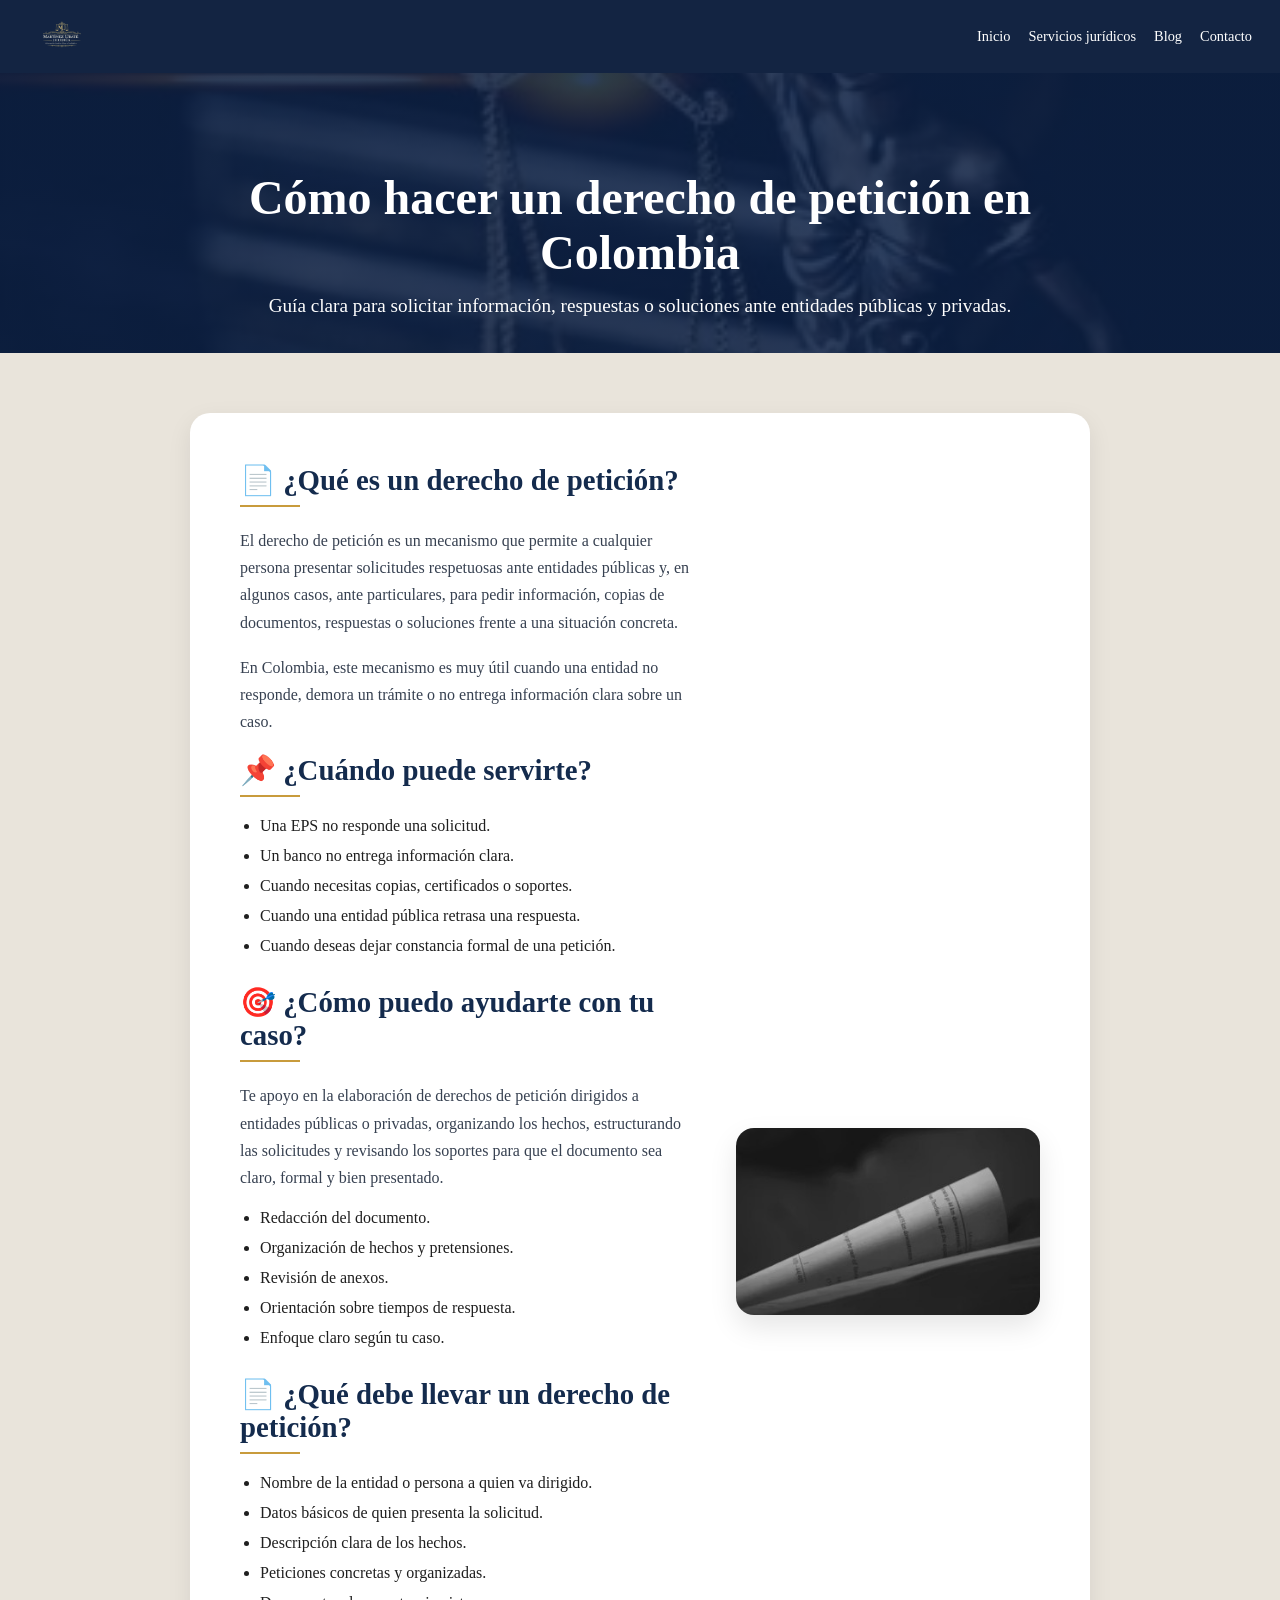
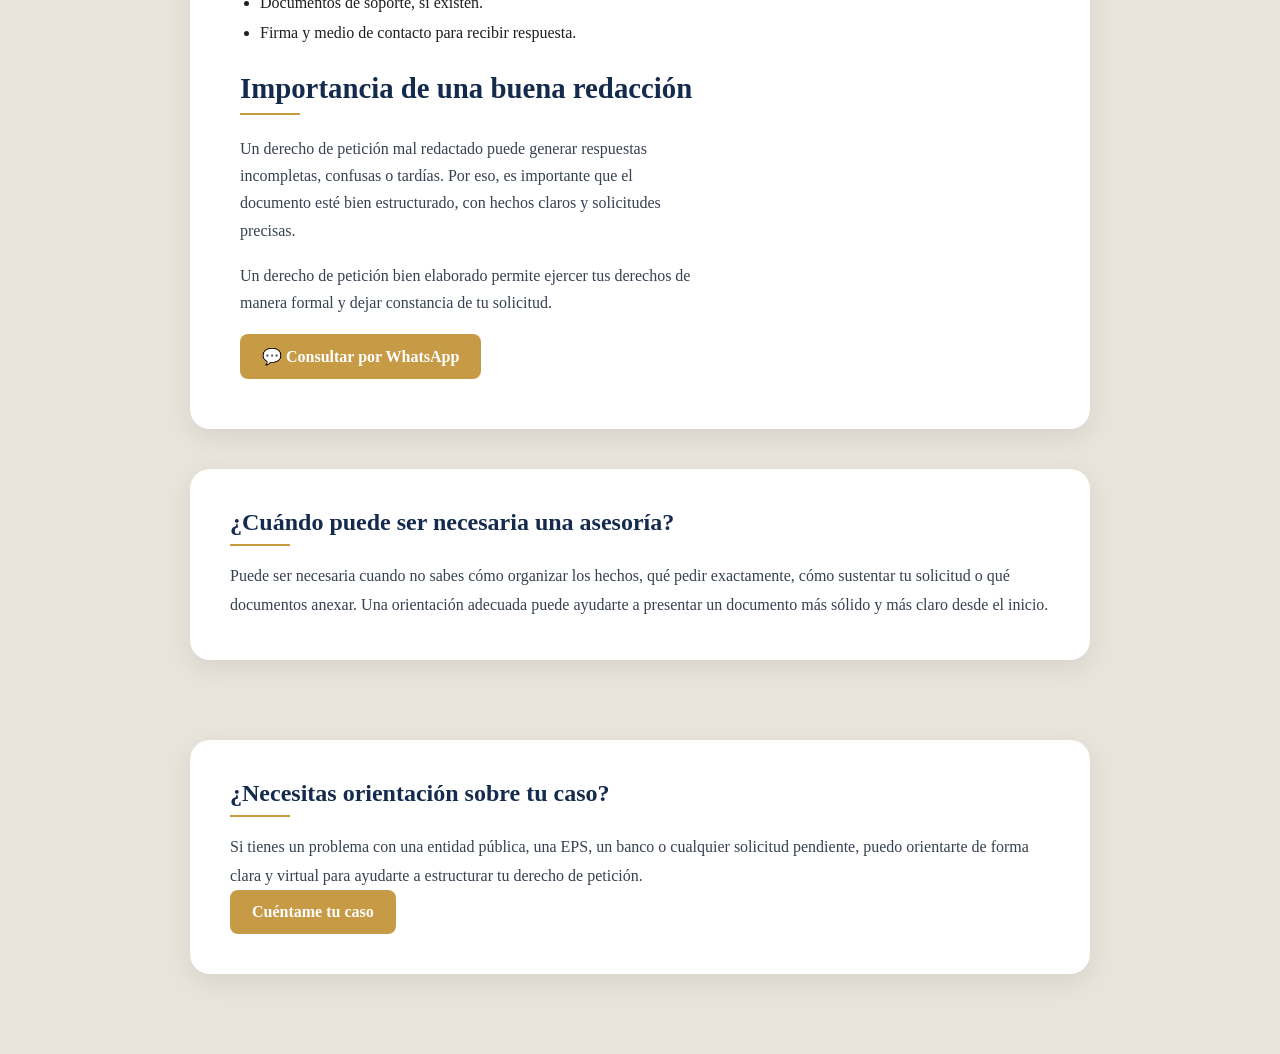
<file: derecho-peticion.html>
<!DOCTYPE html>
<html lang="es">
<head>
  <meta charset="UTF-8">
  <meta name="viewport" content="width=device-width, initial-scale=1.0">

  <title>Cómo hacer un derecho de petición en Colombia | Martínez Ubaté Jurídica</title>
  <meta name="description" content="Aprende cómo hacer un derecho de petición en Colombia, cuándo procede, qué debe contener y cómo puede ayudarte una asesoría jurídica virtual.">
  <meta name="keywords" content="derecho de petición Colombia, cómo hacer un derecho de petición, asesoría derecho de petición, derecho de petición ejemplo">
  <meta name="robots" content="index, follow">

  <link rel="stylesheet" href="styles.css">
</head>

<body>

<header class="topbar">
  <div class="logo">
    <img src="img/logo.png" class="logo-img" alt="Martínez Ubaté Jurídica">
  </div>

  <nav class="menu">
    <a href="index.html">Inicio</a>
    <a href="index.html#servicios">Servicios jurídicos</a>
    <a href="index.html#blog">Blog</a>
    <a href="index.html#contacto">Contacto</a>
  </nav>
</header>

<section class="page-hero">
  <div class="page-hero-content">
    <h1>Cómo hacer un derecho de petición en Colombia</h1>
    <p>Guía clara para solicitar información, respuestas o soluciones ante entidades públicas y privadas.</p>
  </div>
</section>

<section class="page-container">
  <div class="page-box page-grid">
    <div class="page-text">
      <h2>📄 ¿Qué es un derecho de petición?</h2>
      <p>
        El derecho de petición es un mecanismo que permite a cualquier persona presentar solicitudes
        respetuosas ante entidades públicas y, en algunos casos, ante particulares, para pedir información,
        copias de documentos, respuestas o soluciones frente a una situación concreta.
      </p>

      <p>
        En Colombia, este mecanismo es muy útil cuando una entidad no responde, demora un trámite
        o no entrega información clara sobre un caso.
      </p>

      <h2>📌 ¿Cuándo puede servirte?</h2>
      <ul>
        <li>Una EPS no responde una solicitud.</li>
        <li>Un banco no entrega información clara.</li>
        <li>Cuando necesitas copias, certificados o soportes.</li>
        <li>Cuando una entidad pública retrasa una respuesta.</li>
        <li>Cuando deseas dejar constancia formal de una petición.</li>
      </ul>

</ol>

    <h2>🎯 ¿Cómo puedo ayudarte con tu caso?</h2>

      <p>
        Te apoyo en la elaboración de derechos de petición dirigidos a entidades públicas o privadas,
        organizando los hechos, estructurando las solicitudes y revisando los soportes para que el documento
        sea claro, formal y bien presentado.
      </p>

      <ul>
        <li>Redacción del documento.</li>
        <li>Organización de hechos y pretensiones.</li>
        <li>Revisión de anexos.</li>
        <li>Orientación sobre tiempos de respuesta.</li>
        <li>Enfoque claro según tu caso.</li>
      </ul>

      <h2>📄 ¿Qué debe llevar un derecho de petición?</h2>
      <ul>
        <li>Nombre de la entidad o persona a quien va dirigido.</li>
        <li>Datos básicos de quien presenta la solicitud.</li>
        <li>Descripción clara de los hechos.</li>
        <li>Peticiones concretas y organizadas.</li>
        <li>Documentos de soporte, si existen.</li>
        <li>Firma y medio de contacto para recibir respuesta.</li>
      </ul>

      <h2>Importancia de una buena redacción</h2>
      <p>
        Un derecho de petición mal redactado puede generar respuestas incompletas, confusas o tardías.
        Por eso, es importante que el documento esté bien estructurado, con hechos claros y solicitudes precisas.
      </p>

      <p>
        Un derecho de petición bien elaborado permite ejercer tus derechos de manera formal
        y dejar constancia de tu solicitud.
      </p>

      <a href="https://wa.me/573102567625?text=Hola,%20quiero%20asesor%C3%ADa%20sobre%20un%20derecho%20de%20petici%C3%B3n" class="gold-btn" target="_blank">
       💬 Consultar por WhatsApp
      </a>
    </div>

    <div class="page-image">
      <img src="img/peticion.jpg" alt="Derecho de petición en Colombia">
    </div>
  </div>
</section>

<section class="page-extra">
  <div class="page-extra-box">
    <h2>¿Cuándo puede ser necesaria una asesoría?</h2>
    <p>
      Puede ser necesaria cuando no sabes cómo organizar los hechos, qué pedir exactamente,
      cómo sustentar tu solicitud o qué documentos anexar. Una orientación adecuada puede ayudarte
      a presentar un documento más sólido y más claro desde el inicio.
    </p>
  </div>
</section>

<section class="page-extra">
  <div class="page-extra-box">
    <h2>¿Necesitas orientación sobre tu caso?</h2>
    <p>
      Si tienes un problema con una entidad pública, una EPS, un banco o cualquier solicitud pendiente,
      puedo orientarte de forma clara y virtual para ayudarte a estructurar tu derecho de petición.
    </p>
    <a href="https://wa.me/573102567625?text=Hola,%20quiero%20contarte%20mi%20caso%20sobre%20derecho%20de%20petici%C3%B3n" class="gold-btn" target="_blank">
      Cuéntame tu caso
    </a>
  </div>
</section>

</body>
</html>
</file>
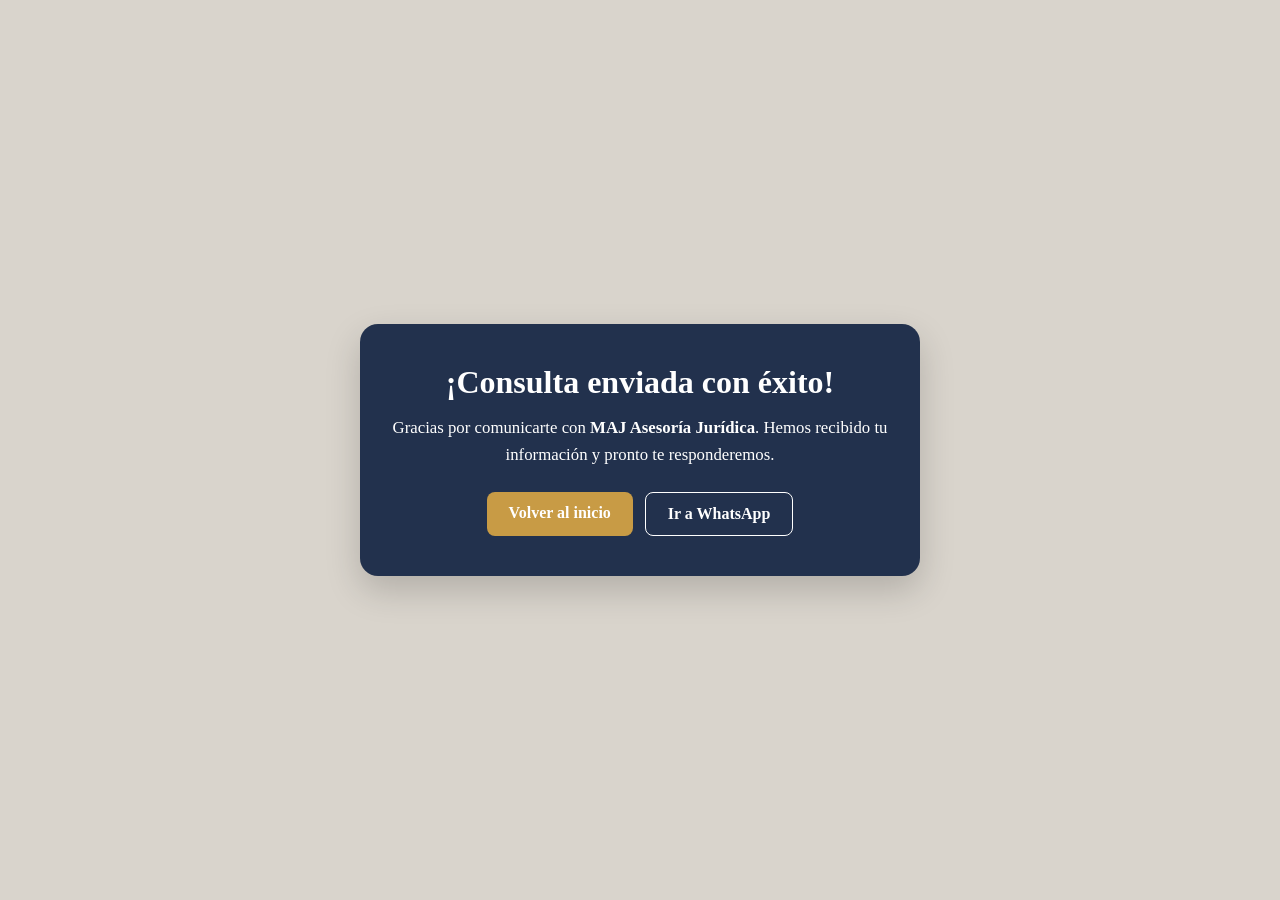
<file: gracias.html>
<!DOCTYPE html>
<html lang="es">
<head>
  <meta charset="UTF-8" />
  <meta name="viewport" content="width=device-width, initial-scale=1.0" />
  <title>Consulta enviada | MAJ Asesoría Jurídica</title>
  <link rel="stylesheet" href="styles.css" />
  <style>
    body.gracias-page {
      margin: 0;
      min-height: 100vh;
      display: flex;
      align-items: center;
      justify-content: center;
      background: #d9d4cc;
      padding: 20px;
      box-sizing: border-box;
    }

    .gracias-card {
      background: #22314d;
      color: #ffffff;
      max-width: 560px;
      width: 100%;
      border-radius: 18px;
      padding: 40px 30px;
      box-shadow: 0 14px 35px rgba(0, 0, 0, 0.18);
      text-align: center;
    }

    .gracias-card h1 {
      margin-top: 0;
      margin-bottom: 14px;
      font-size: 2rem;
    }

    .gracias-card p {
      margin: 0 0 24px;
      font-size: 1.05rem;
      line-height: 1.6;
    }

    .gracias-actions {
      display: flex;
      gap: 12px;
      justify-content: center;
      flex-wrap: wrap;
    }

    .gracias-btn {
      display: inline-block;
      background: #c89b45;
      color: #ffffff;
      text-decoration: none;
      padding: 12px 22px;
      border-radius: 8px;
      font-weight: 700;
      transition: transform 0.2s ease, opacity 0.2s ease;
    }

    .gracias-btn:hover {
      transform: translateY(-2px);
      opacity: 0.95;
    }

    .gracias-btn.secundario {
      background: transparent;
      border: 1px solid #ffffff;
    }
  </style>
</head>
<body class="gracias-page">
  <div class="gracias-card">
    <h1>¡Consulta enviada con éxito!</h1>
    <p>
      Gracias por comunicarte con <strong>MAJ Asesoría Jurídica</strong>.
      Hemos recibido tu información y pronto te responderemos.
    </p>

    <div class="gracias-actions">
      <a class="gracias-btn" href="index.html">Volver al inicio</a>
      <a class="gracias-btn secundario" href="https://wa.me/573102567625?text=Hola,%20acabo%20de%20enviar%20mi%20consulta%20desde%20la%20p%C3%A1gina%20web%20y%20quisiera%20dar%20seguimiento." target="_blank">
        Ir a WhatsApp
      </a>
    </div>
  </div>
</body>
</html>
</file>
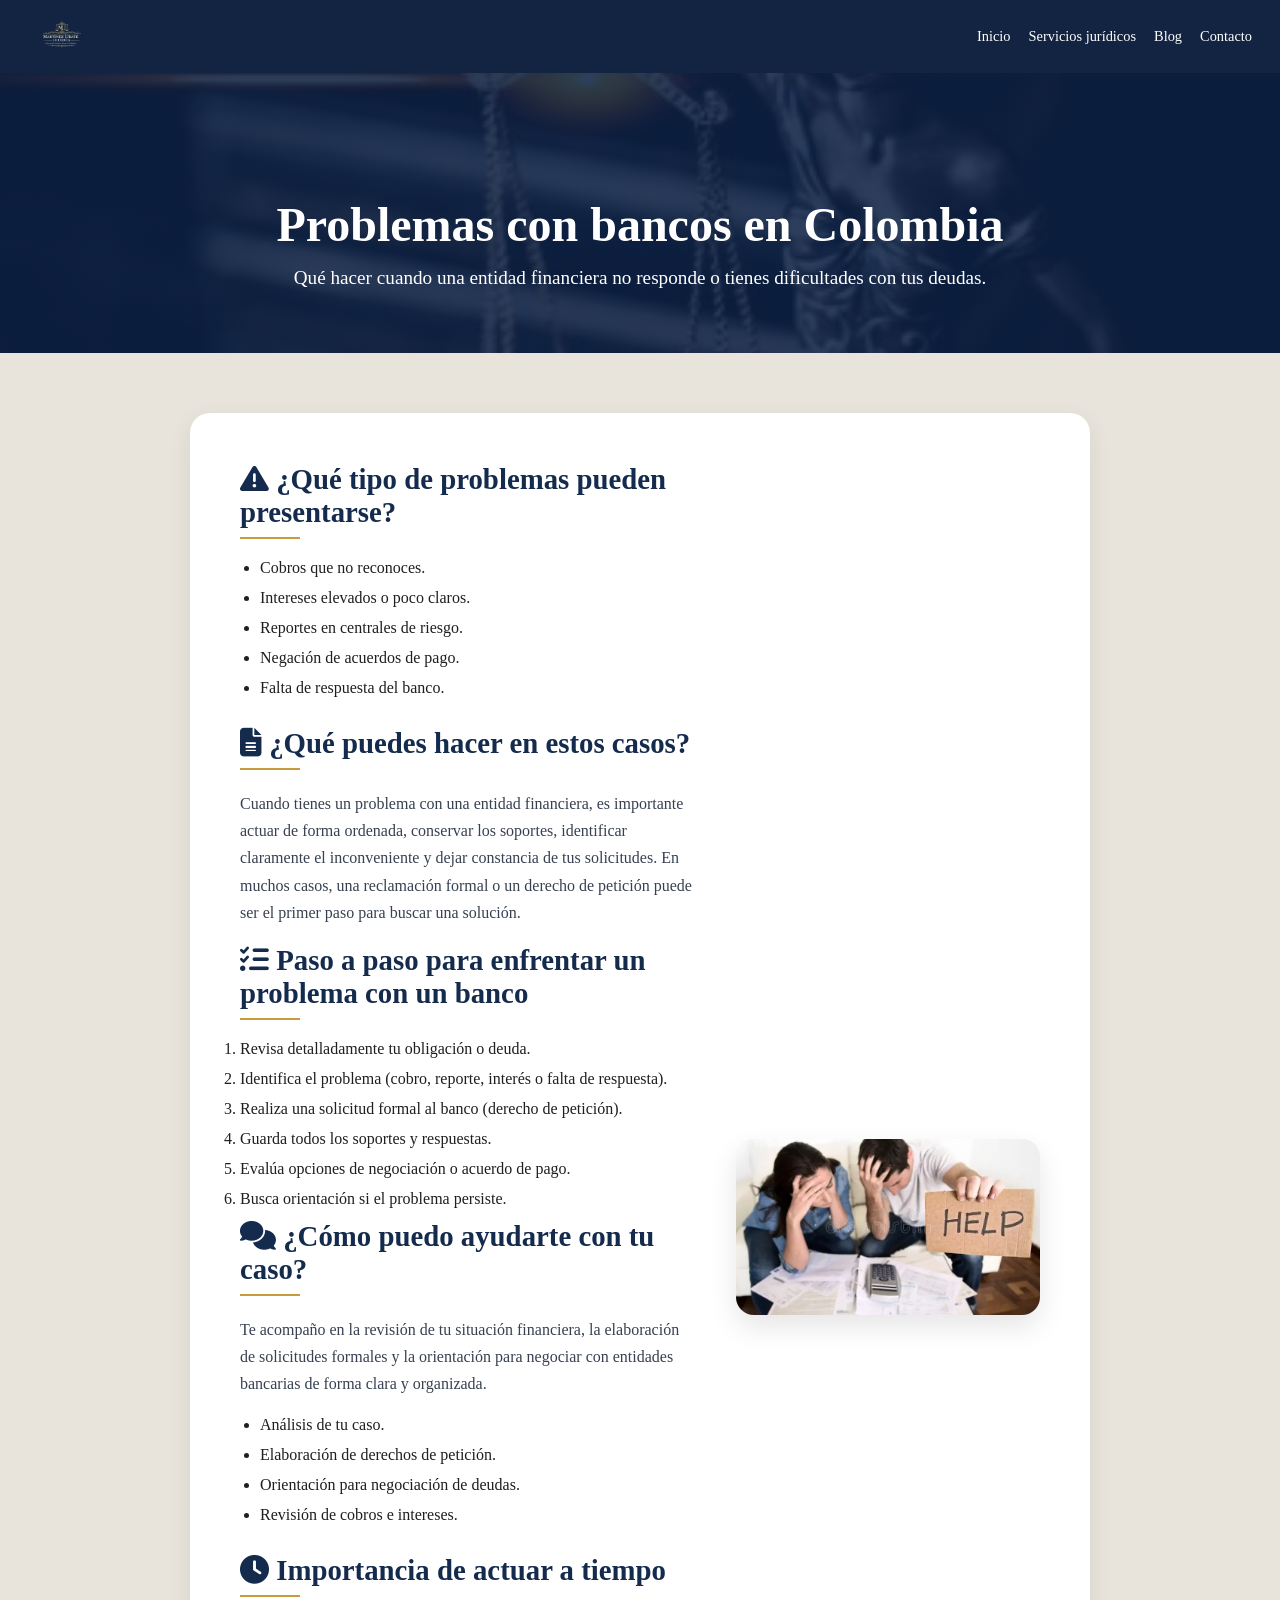
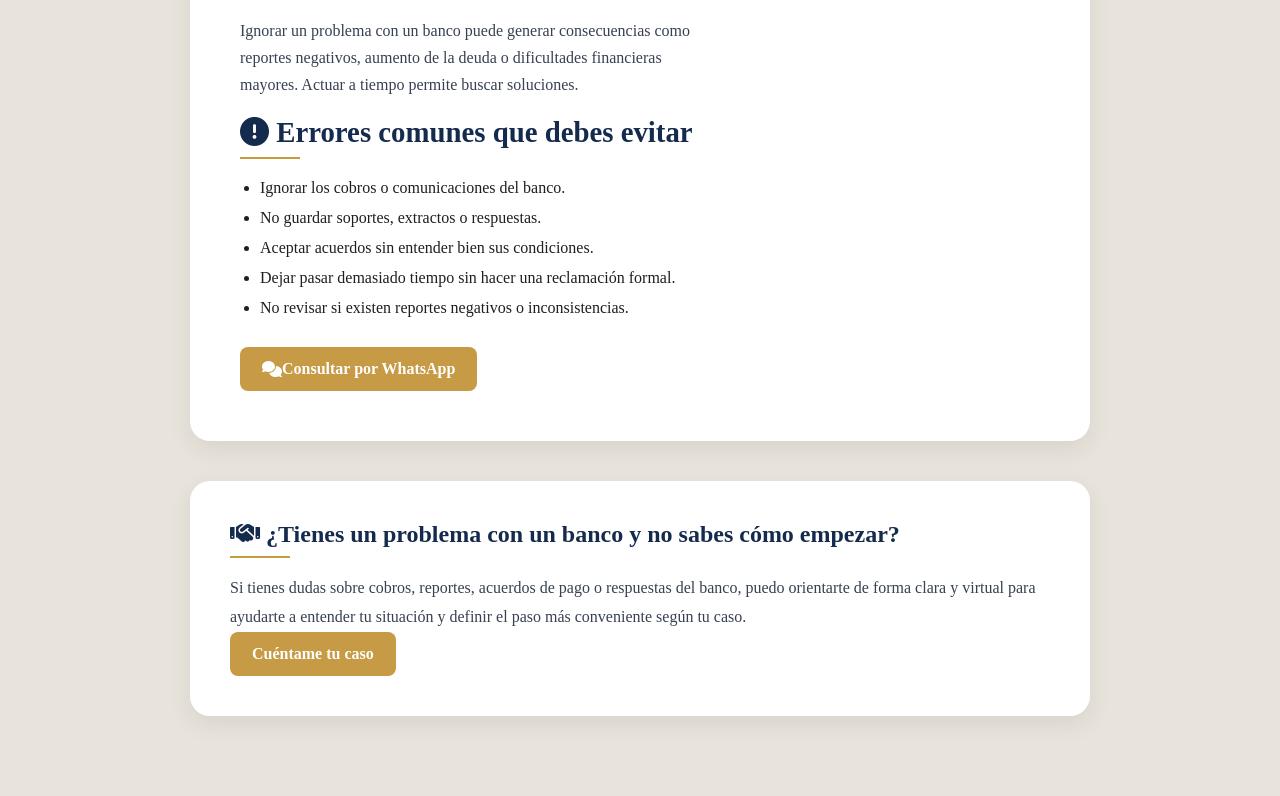
<file: negociacion-deudas.html>
<!DOCTYPE html>
<html lang="es">
<head>
  <meta charset="UTF-8">
  <meta name="viewport" content="width=device-width, initial-scale=1.0">

  <title>Problemas con bancos en Colombia | Martínez Ubaté Jurídica</title>
  <meta name="description" content="Qué hacer si tienes problemas con un banco en Colombia. Aprende cómo reclamar, negociar deudas y ejercer tus derechos.">
  <meta name="keywords" content="problemas con bancos Colombia, negociar deudas banco, banco no responde Colombia, asesoría deudas">
  <meta name="robots" content="index, follow">

  <link rel="stylesheet" href="styles.css">
  <link rel="stylesheet" href="https://cdnjs.cloudflare.com/ajax/libs/font-awesome/6.5.0/css/all.min.css">
</head>

<body>

<header class="topbar">
  <div class="logo">
    <img src="img/logo.png" class="logo-img" alt="Martínez Ubaté Jurídica">
  </div>

  <nav class="menu">
    <a href="index.html">Inicio</a>
    <a href="index.html#servicios">Servicios jurídicos</a>
    <a href="index.html#blog">Blog</a>
    <a href="index.html#contacto">Contacto</a>
  </nav>
</header>

<!-- HERO -->
<section class="page-hero">
  <div class="page-hero-content">
    <h1>Problemas con bancos en Colombia</h1>
    <p>Qué hacer cuando una entidad financiera no responde o tienes dificultades con tus deudas.</p>
  </div>
</section>

<!-- CONTENIDO -->
<section class="page-container">
  <div class="page-box page-grid">
    
    <div class="page-text">

      <!-- PROBLEMAS -->
      <h2><i class="fa-solid fa-triangle-exclamation"></i> ¿Qué tipo de problemas pueden presentarse?</h2>
      <ul>
        <li>Cobros que no reconoces.</li>
        <li>Intereses elevados o poco claros.</li>
        <li>Reportes en centrales de riesgo.</li>
        <li>Negación de acuerdos de pago.</li>
        <li>Falta de respuesta del banco.</li>
      </ul>

      <!-- QUE HACER -->
      <h2><i class="fa-solid fa-file-lines"></i> ¿Qué puedes hacer en estos casos?</h2>
      <p>
        Cuando tienes un problema con una entidad financiera, es importante actuar de forma ordenada,
        conservar los soportes, identificar claramente el inconveniente y dejar constancia de tus solicitudes.
        En muchos casos, una reclamación formal o un derecho de petición puede ser el primer paso para buscar una solución.
      </p>

      <!-- PASO A PASO -->
      <h2><i class="fa-solid fa-list-check"></i> Paso a paso para enfrentar un problema con un banco</h2>
      <ol>
        <li>Revisa detalladamente tu obligación o deuda.</li>
        <li>Identifica el problema (cobro, reporte, interés o falta de respuesta).</li>
        <li>Realiza una solicitud formal al banco (derecho de petición).</li>
        <li>Guarda todos los soportes y respuestas.</li>
        <li>Evalúa opciones de negociación o acuerdo de pago.</li>
        <li>Busca orientación si el problema persiste.</li>
      </ol>

      <!-- AYUDA -->
      <h2><i class="fa-solid fa-comments"></i> ¿Cómo puedo ayudarte con tu caso?</h2>
      <p>
        Te acompaño en la revisión de tu situación financiera, la elaboración de solicitudes formales
        y la orientación para negociar con entidades bancarias de forma clara y organizada.
      </p>

      <ul>
        <li>Análisis de tu caso.</li>
        <li>Elaboración de derechos de petición.</li>
        <li>Orientación para negociación de deudas.</li>
        <li>Revisión de cobros e intereses.</li>
      </ul>

      <!-- IMPORTANCIA -->
      <h2><i class="fa-solid fa-clock"></i> Importancia de actuar a tiempo</h2>
      <p>
        Ignorar un problema con un banco puede generar consecuencias como reportes negativos,
        aumento de la deuda o dificultades financieras mayores. Actuar a tiempo permite buscar soluciones.
      </p>

      <!-- ERRORES -->
      <h2><i class="fa-solid fa-circle-exclamation"></i> Errores comunes que debes evitar</h2>
      <ul>
        <li>Ignorar los cobros o comunicaciones del banco.</li>
        <li>No guardar soportes, extractos o respuestas.</li>
        <li>Aceptar acuerdos sin entender bien sus condiciones.</li>
        <li>Dejar pasar demasiado tiempo sin hacer una reclamación formal.</li>
        <li>No revisar si existen reportes negativos o inconsistencias.</li>
      </ul>

      <!-- BOTÓN -->
      <a href="https://wa.me/573102567625?text=Hola,%20tengo%20un%20problema%20con%20un%20banco" class="gold-btn" target="_blank">
        <i class="fa-solid fa-comments"></i> Consultar por WhatsApp
      </a>

    </div>

    <!-- IMAGEN -->
    <div class="page-image">
      <img src="img/deuda.jpg" alt="Problemas con bancos en Colombia">
    </div>

  </div>
</section>

<!-- CIERRE -->
<section class="page-extra">
  <div class="page-extra-box">
    <h2><i class="fa-solid fa-handshake"></i> ¿Tienes un problema con un banco y no sabes cómo empezar?</h2>
    <p>
      Si tienes dudas sobre cobros, reportes, acuerdos de pago o respuestas del banco,
      puedo orientarte de forma clara y virtual para ayudarte a entender tu situación
      y definir el paso más conveniente según tu caso.
    </p>

    <a href="https://wa.me/573102567625?text=Hola,%20quiero%20asesor%C3%ADa%20sobre%20un%20problema%20con%20un%20banco" class="gold-btn" target="_blank">
      Cuéntame tu caso
    </a>
  </div>
</section>

</body>
</html>
</file>
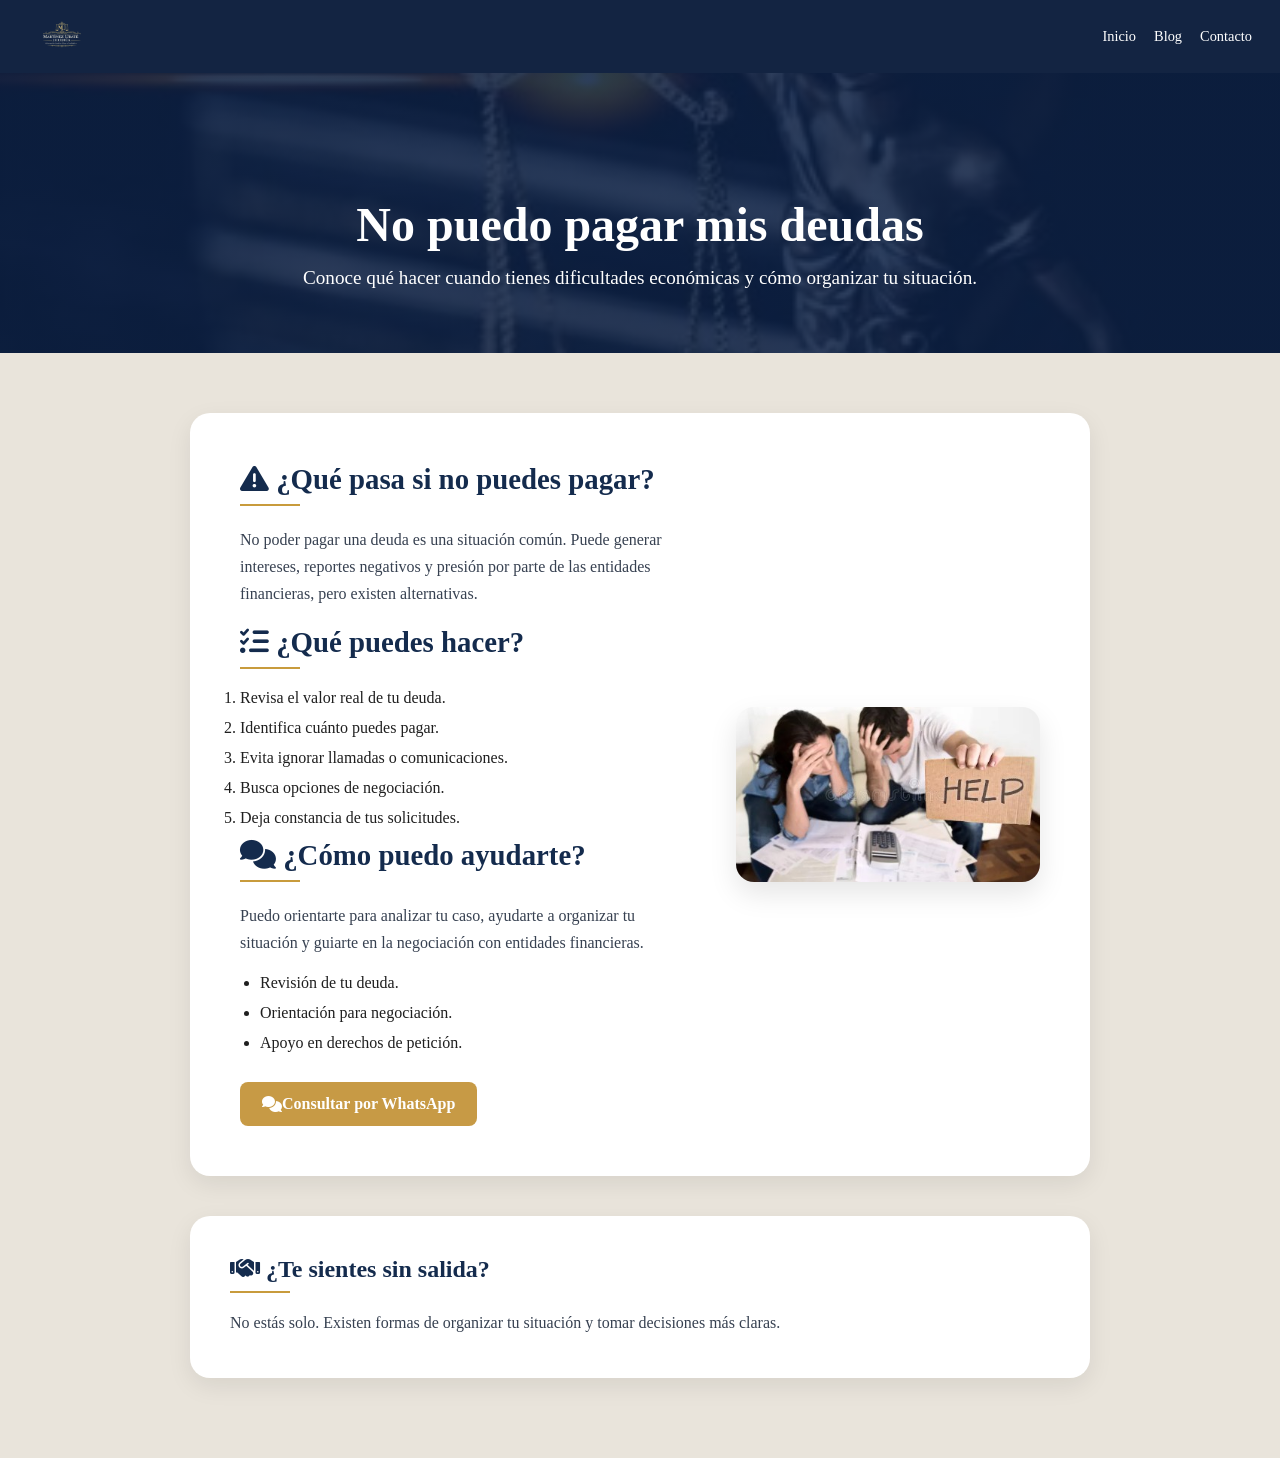
<file: no-puedo-pagar-deudas.html>
<!DOCTYPE html>
<html lang="es">
<head>
  <meta charset="UTF-8">
  <meta name="viewport" content="width=device-width, initial-scale=1.0">

  <title>No puedo pagar mis deudas | Martínez Ubaté Jurídica</title>
  <meta name="description" content="¿No puedes pagar tus deudas? Conoce qué hacer, cómo negociar con bancos y cómo organizar tu situación financiera.">
  <meta name="keywords" content="no puedo pagar deudas Colombia, negociar deudas, problemas financieros Colombia">
  <meta name="robots" content="index, follow">

  <link rel="stylesheet" href="styles.css">
  <link rel="stylesheet" href="https://cdnjs.cloudflare.com/ajax/libs/font-awesome/6.5.0/css/all.min.css">
</head>

<body>

<header class="topbar">
  <div class="logo">
    <img src="img/logo.png" class="logo-img" alt="Martínez Ubaté Jurídica">
  </div>

  <nav class="menu">
    <a href="index.html">Inicio</a>
    <a href="index.html#blog">Blog</a>
    <a href="index.html#contacto">Contacto</a>
  </nav>
</header>

<section class="page-hero">
  <div class="page-hero-content">
    <h1>No puedo pagar mis deudas</h1>
    <p>Conoce qué hacer cuando tienes dificultades económicas y cómo organizar tu situación.</p>
  </div>
</section>

<section class="page-container">
  <div class="page-box page-grid">

    <div class="page-text">

      <h2><i class="fa-solid fa-triangle-exclamation"></i> ¿Qué pasa si no puedes pagar?</h2>
      <p>
        No poder pagar una deuda es una situación común. Puede generar intereses, reportes negativos
        y presión por parte de las entidades financieras, pero existen alternativas.
      </p>

      <h2><i class="fa-solid fa-list-check"></i> ¿Qué puedes hacer?</h2>
      <ol>
        <li>Revisa el valor real de tu deuda.</li>
        <li>Identifica cuánto puedes pagar.</li>
        <li>Evita ignorar llamadas o comunicaciones.</li>
        <li>Busca opciones de negociación.</li>
        <li>Deja constancia de tus solicitudes.</li>
      </ol>

      <h2><i class="fa-solid fa-comments"></i> ¿Cómo puedo ayudarte?</h2>
      <p>
        Puedo orientarte para analizar tu caso, ayudarte a organizar tu situación y guiarte
        en la negociación con entidades financieras.
      </p>

      <ul>
        <li>Revisión de tu deuda.</li>
        <li>Orientación para negociación.</li>
        <li>Apoyo en derechos de petición.</li>
      </ul>

      <a href="https://wa.me/573102567625?text=Hola,%20no%20puedo%20pagar%20mis%20deudas" class="gold-btn" target="_blank">
        <i class="fa-solid fa-comments"></i> Consultar por WhatsApp
      </a>

    </div>

    <div class="page-image">
      <img src="img/deuda.jpg" alt="No puedo pagar mis deudas">
    </div>

  </div>
</section>

<section class="page-extra">
  <div class="page-extra-box">
    <h2><i class="fa-solid fa-handshake"></i> ¿Te sientes sin salida?</h2>
    <p>
      No estás solo. Existen formas de organizar tu situación y tomar decisiones más claras.
    </p>
  </div>
</section>

</body>
</html>
</file>
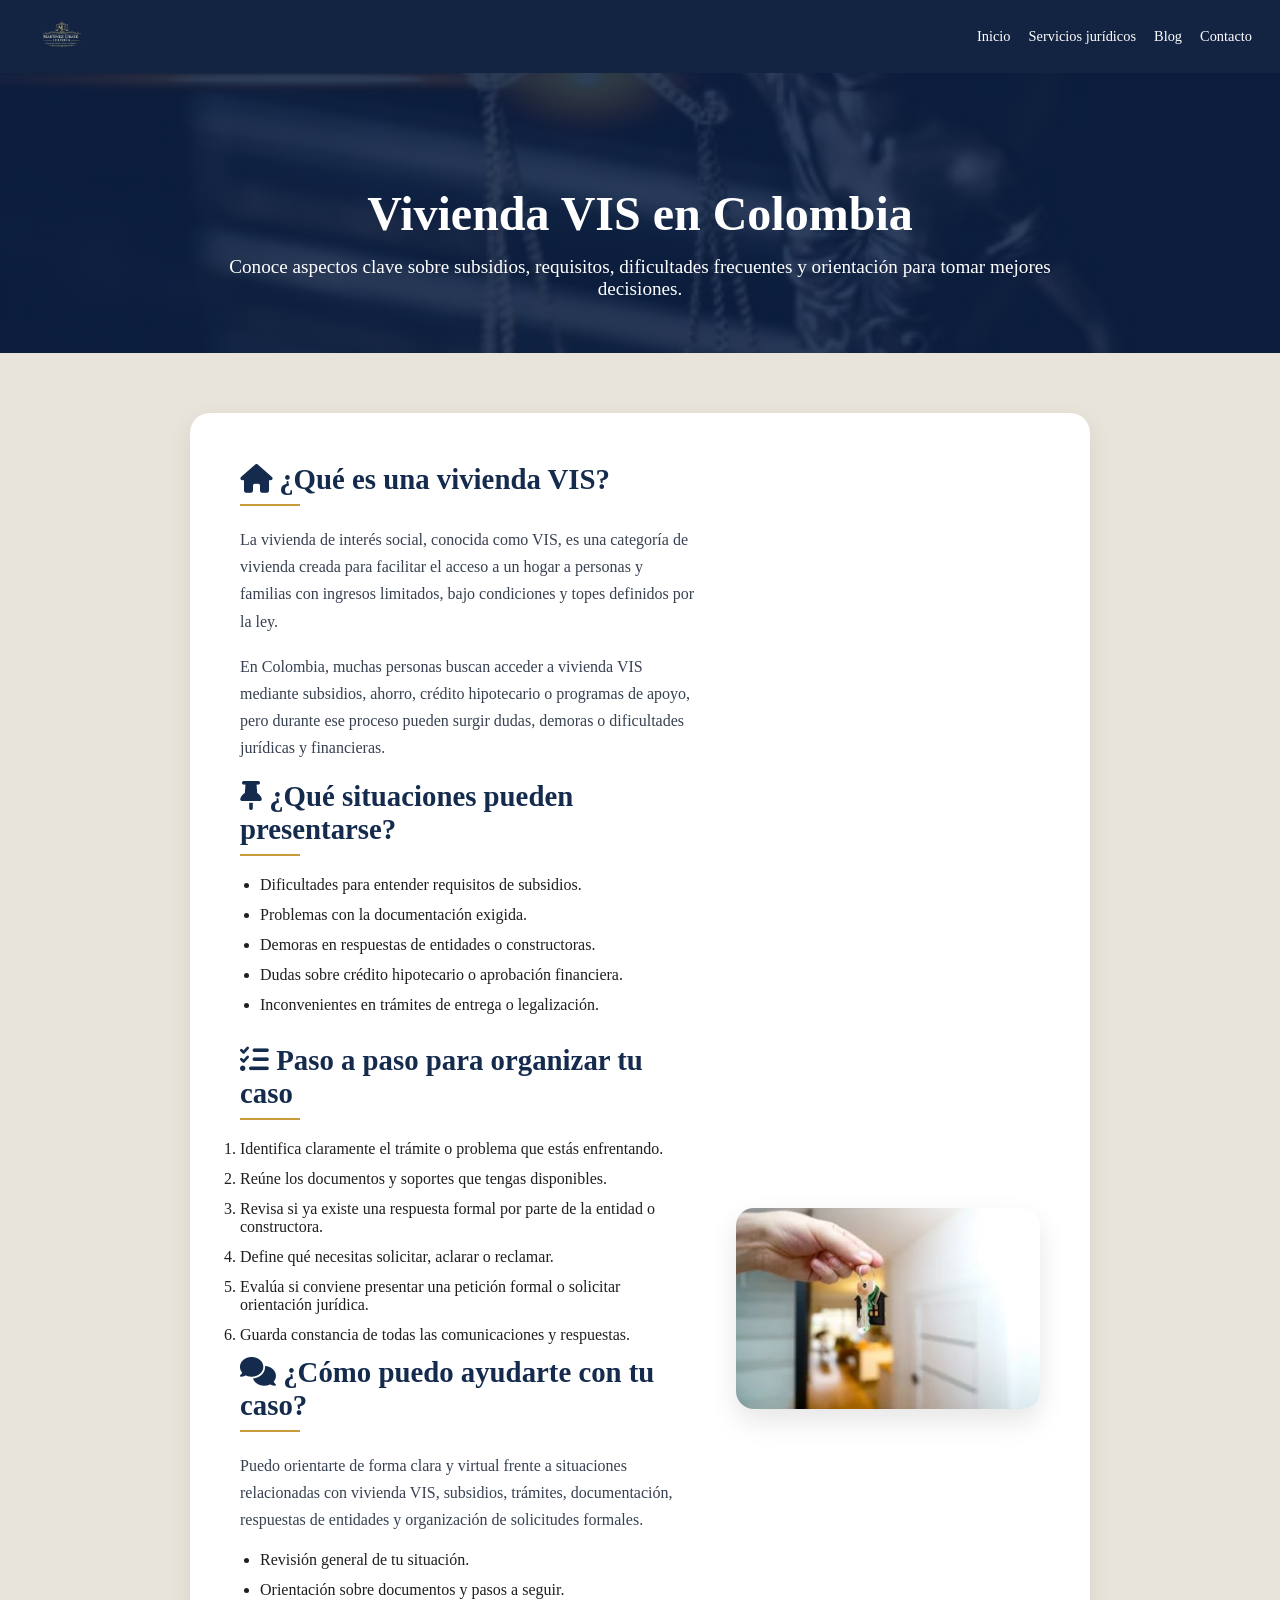
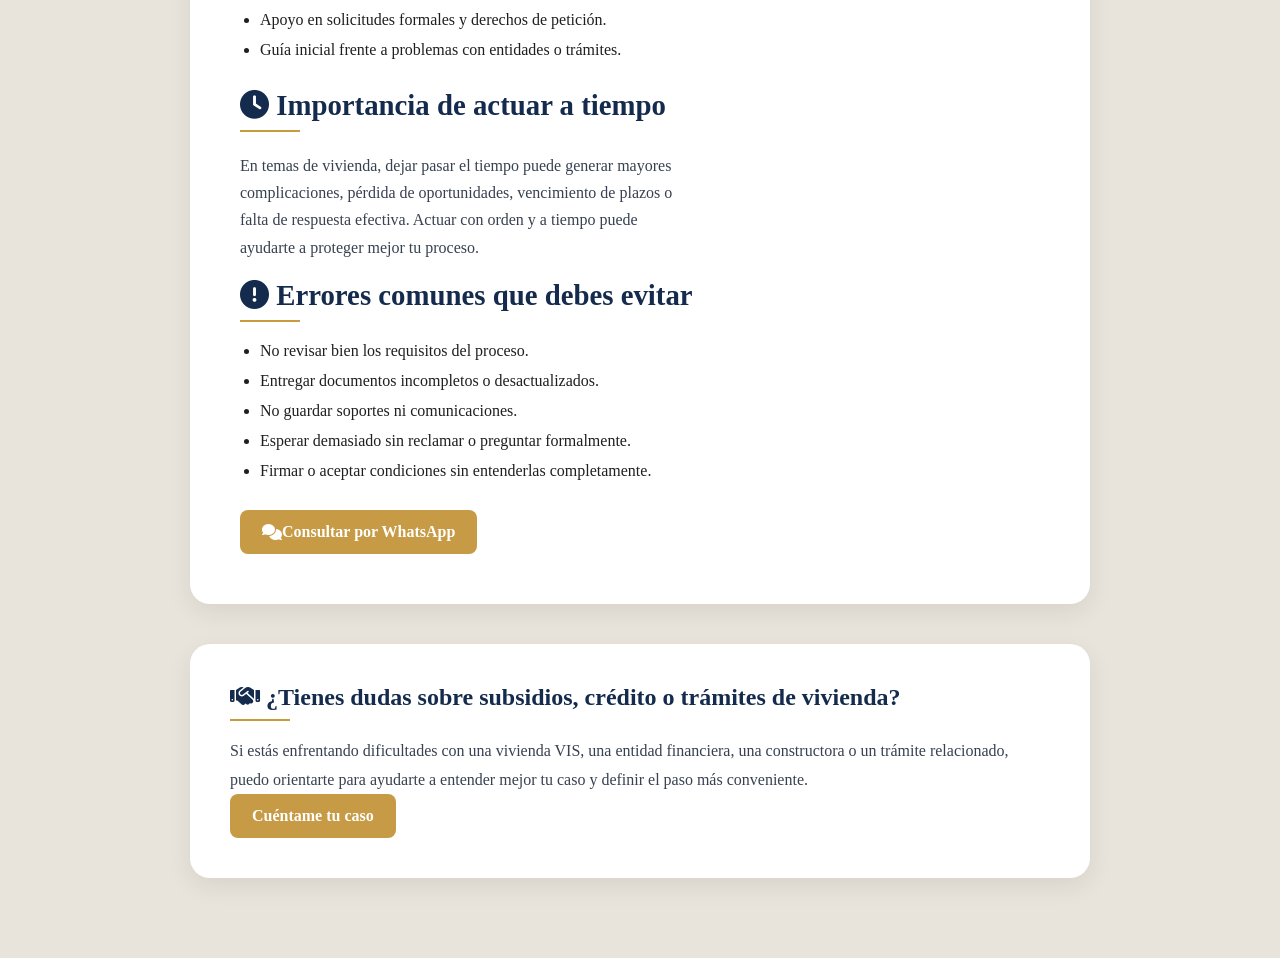
<file: vivienda-vis.html>
<!DOCTYPE html>
<html lang="es">
<head>
  <meta charset="UTF-8">
  <meta name="viewport" content="width=device-width, initial-scale=1.0">

  <title>Vivienda VIS en Colombia | Martínez Ubaté Jurídica</title>
  <meta name="description" content="Conoce aspectos clave sobre vivienda VIS en Colombia, subsidios, requisitos, dificultades frecuentes y orientación jurídica clara para tu caso.">
  <meta name="keywords" content="vivienda VIS Colombia, subsidio vivienda Colombia, problemas vivienda VIS, asesoría vivienda, crédito vivienda">
  <meta name="robots" content="index, follow">

  <link rel="stylesheet" href="styles.css">
  <link rel="stylesheet" href="https://cdnjs.cloudflare.com/ajax/libs/font-awesome/6.5.0/css/all.min.css">
</head>

<body>

<header class="topbar">
  <div class="logo">
    <img src="img/logo.png" class="logo-img" alt="Martínez Ubaté Jurídica">
  </div>

  <nav class="menu">
    <a href="index.html">Inicio</a>
    <a href="index.html#servicios">Servicios jurídicos</a>
    <a href="index.html#blog">Blog</a>
    <a href="index.html#contacto">Contacto</a>
  </nav>
</header>

<section class="page-hero">
  <div class="page-hero-content">
    <h1>Vivienda VIS en Colombia</h1>
    <p>Conoce aspectos clave sobre subsidios, requisitos, dificultades frecuentes y orientación para tomar mejores decisiones.</p>
  </div>
</section>

<section class="page-container">
  <div class="page-box page-grid">
    
    <div class="page-text">

      <h2><i class="fa-solid fa-house"></i> ¿Qué es una vivienda VIS?</h2>
      <p>
        La vivienda de interés social, conocida como VIS, es una categoría de vivienda creada para facilitar
        el acceso a un hogar a personas y familias con ingresos limitados, bajo condiciones y topes definidos por la ley.
      </p>

      <p>
        En Colombia, muchas personas buscan acceder a vivienda VIS mediante subsidios, ahorro, crédito hipotecario
        o programas de apoyo, pero durante ese proceso pueden surgir dudas, demoras o dificultades jurídicas y financieras.
      </p>

      <h2><i class="fa-solid fa-thumbtack"></i> ¿Qué situaciones pueden presentarse?</h2>
      <ul>
        <li>Dificultades para entender requisitos de subsidios.</li>
        <li>Problemas con la documentación exigida.</li>
        <li>Demoras en respuestas de entidades o constructoras.</li>
        <li>Dudas sobre crédito hipotecario o aprobación financiera.</li>
        <li>Inconvenientes en trámites de entrega o legalización.</li>
      </ul>

      <h2><i class="fa-solid fa-list-check"></i> Paso a paso para organizar tu caso</h2>
      <ol>
        <li>Identifica claramente el trámite o problema que estás enfrentando.</li>
        <li>Reúne los documentos y soportes que tengas disponibles.</li>
        <li>Revisa si ya existe una respuesta formal por parte de la entidad o constructora.</li>
        <li>Define qué necesitas solicitar, aclarar o reclamar.</li>
        <li>Evalúa si conviene presentar una petición formal o solicitar orientación jurídica.</li>
        <li>Guarda constancia de todas las comunicaciones y respuestas.</li>
      </ol>

      <h2><i class="fa-solid fa-comments"></i> ¿Cómo puedo ayudarte con tu caso?</h2>
      <p>
        Puedo orientarte de forma clara y virtual frente a situaciones relacionadas con vivienda VIS,
        subsidios, trámites, documentación, respuestas de entidades y organización de solicitudes formales.
      </p>

      <ul>
        <li>Revisión general de tu situación.</li>
        <li>Orientación sobre documentos y pasos a seguir.</li>
        <li>Apoyo en solicitudes formales y derechos de petición.</li>
        <li>Guía inicial frente a problemas con entidades o trámites.</li>
      </ul>

      <h2><i class="fa-solid fa-clock"></i> Importancia de actuar a tiempo</h2>
      <p>
        En temas de vivienda, dejar pasar el tiempo puede generar mayores complicaciones, pérdida de oportunidades,
        vencimiento de plazos o falta de respuesta efectiva. Actuar con orden y a tiempo puede ayudarte a proteger mejor tu proceso.
      </p>

      <h2><i class="fa-solid fa-circle-exclamation"></i> Errores comunes que debes evitar</h2>
      <ul>
        <li>No revisar bien los requisitos del proceso.</li>
        <li>Entregar documentos incompletos o desactualizados.</li>
        <li>No guardar soportes ni comunicaciones.</li>
        <li>Esperar demasiado sin reclamar o preguntar formalmente.</li>
        <li>Firmar o aceptar condiciones sin entenderlas completamente.</li>
      </ul>

      <a href="https://wa.me/573102567625?text=Hola,%20quiero%20orientaci%C3%B3n%20sobre%20vivienda%20VIS" class="gold-btn" target="_blank">
        <i class="fa-solid fa-comments"></i> Consultar por WhatsApp
      </a>

    </div>

    <div class="page-image">
      <img src="img/vivienda.png" alt="Vivienda VIS en Colombia">
    </div>

  </div>
</section>

<section class="page-extra">
  <div class="page-extra-box">
    <h2><i class="fa-solid fa-handshake"></i> ¿Tienes dudas sobre subsidios, crédito o trámites de vivienda?</h2>
    <p>
      Si estás enfrentando dificultades con una vivienda VIS, una entidad financiera, una constructora
      o un trámite relacionado, puedo orientarte para ayudarte a entender mejor tu caso y definir el paso más conveniente.
    </p>

    <a href="https://wa.me/573102567625?text=Hola,%20quiero%20contarte%20mi%20caso%20sobre%20vivienda%20VIS" class="gold-btn" target="_blank">
      Cuéntame tu caso
    </a>
  </div>
</section>

</body>
</html>
</file>
<file: styles.css>
* {
  margin: 0;
  padding: 0;
  box-sizing: border-box;
}

html {
  scroll-behavior: smooth;
}

body {
  font-family: Georgia, "Times New Roman", serif;
  background: #e9e4db;
  color: #1f1f1f;
}

/* HEADER */
.topbar {
  background: rgba(8, 26, 58, 0.95);
  color: white;
  display: flex;
  justify-content: space-between;
  align-items: center;
  padding: 14px 28px;
  position: fixed;
  top: 0;
  left: 0;
  width: 100%;
  z-index: 1000;
}

.brand {
  display: flex;
  align-items: center;
  gap: 10px;
}

.brand-main {
  font-size: 2rem;
  font-weight: bold;
}

.brand-sub {
  font-size: 0.9rem;
  letter-spacing: 1px;
  text-transform: uppercase;
}

.menu {
  display: flex;
  gap: 18px;
  align-items: center;
}

.menu a {
  color: white;
  text-decoration: none;
  font-size: 0.9rem;
}

.menu a:hover {
  color: #d1a24a;
}

.header-btn {
  background: #c79a45;
  color: white;
  text-decoration: none;
  padding: 10px 14px;
  border-radius: 6px;
  font-size: 0.85rem;
}

/* HERO */
.hero {
  min-height: 680px;
  background: url("img/hero.jpg") center/cover no-repeat;
  position: relative;
  display: flex;
  align-items: center;
  padding: 120px 40px 60px;
}

.hero-overlay {
  position: absolute;
  inset: 0;
  background: rgba(20, 20, 20, 0.38);
}

.hero-content {
  position: relative;
  z-index: 2;
  max-width: 620px;
  color: white;
}

.hero-content h1 {
  font-size: 3rem;
  margin-bottom: 10px;
}

.hero-subtitle {
  font-size: 1.3rem;
  margin-bottom: 16px;
}

.hero-content p {
  font-size: 1.1rem;
  line-height: 1.6;
  margin-bottom: 22px;
}

.gold-btn {
  display: inline-block;
  background: #c79a45;
  color: white;
  text-decoration: none;
  border: none;
  padding: 12px 18px;
  border-radius: 6px;
  cursor: pointer;
  font-family: inherit;
}

.gold-btn:hover {
  background: #ad8133;
}

/* SERVICES */
.services-section {
  background: #ece7df;
  padding: 30px 18px 25px;
}

.services-section h2 {
  text-align: center;
  font-size: 2rem;
  color: #2f3746;
  margin-bottom: 18px;
}

.services-grid {
  max-width: 1200px;
  margin: 0 auto;
  display: grid;
  grid-template-columns: repeat(4, 1fr);
  gap: 10px;
}

.service-card {
  background: #fff;
  border-radius: 6px;
  overflow: hidden;
  box-shadow: 0 3px 10px rgba(0, 0, 0, 0.12);
}

.service-card img {
  width: 100%;
  height: 110px;
  object-fit: cover;
  display: block;
}

.service-info {
  padding: 10px 12px 12px;
}

.service-info h3 {
  font-size: 0.95rem;
  color: #2f3746;
  margin-bottom: 6px;
}

.service-info p {
  font-size: 0.72rem;
  color: #444;
  line-height: 1.35;
  margin-bottom: 6px;
}

.service-meta {
  font-size: 0.65rem;
  color: #7a7a7a;
}

.wide-card {
  grid-column: span 2;
}

.service-card-inner {
  display: grid;
  grid-template-columns: 1.2fr 1fr;
  align-items: stretch;
  min-height: 125px;
}

.service-text {
  padding: 12px;
  display: flex;
  flex-direction: column;
  justify-content: center;
}

.service-text h3 {
  font-size: 1rem;
  color: #2f3746;
  margin-bottom: 6px;
}

.service-text p {
  font-size: 0.75rem;
  color: #444;
  line-height: 1.35;
  margin-bottom: 10px;
}

.service-card-inner img {
  width: 100%;
  height: 100%;
  object-fit: cover;
}

.mini-btn {
  display: inline-block;
  background: #c49a4a;
  color: white;
  text-decoration: none;
  padding: 8px 12px;
  border-radius: 4px;
  font-size: 0.75rem;
  width: fit-content;
}

.mini-btn:hover {
  background: #ad8337;
}

@media (max-width: 900px) {
  .services-grid {
    grid-template-columns: repeat(2, 1fr);
  }

  .wide-card {
    grid-column: span 2;
  }
}

@media (max-width: 600px) {
  .services-grid {
    grid-template-columns: 1fr;
  }

  .wide-card {
    grid-column: span 1;
  }

  .service-card-inner {
    grid-template-columns: 1fr;
  }

  .service-card-inner img {
    height: 140px;
  }
}

.whatsapp {
  position: fixed;
  right: 18px;
  bottom: 18px;
  background: #25D366;
  color: green;
  text-decoration: none;
  padding: 12px 18px;
  border-radius: 30px;
  font-size: 1rem;
  font-weight: bold;
  box-shadow: 0 8px 18px rgba(0,0,0,0.25);
  z-index: 50;
}

.whatsapp:hover {
  background: #1ebe5d;
}

.tech-section {
  background: linear-gradient(rgba(15,24,41,0.9), rgba(15,24,41,0.9)), url("img/accion.jpg") center/cover no-repeat;
  padding: 50px 40px;
  color: white;
}

.tech-content {
  max-width: 1200px;
  margin: auto;
  display: grid;
  grid-template-columns: 1.2fr 1fr;
  gap: 30px;
  align-items: center;
}

.tech-text h2 {
  font-size: 2rem;
  margin-bottom: 15px;
}

.tech-text ul {
  padding-left: 18px;
  margin-bottom: 20px;
}

.tech-text li {
  margin-bottom: 8px;
}

.bottom-section {
  max-width: 1200px;
  margin: auto;
  display: grid;
  grid-template-columns: 1.3fr 0.9fr;
  background: #ece7df;
}

.why-us {
  padding: 40px;
}

.why-grid {
  display: grid;
  grid-template-columns: repeat(3,1fr);
  gap: 15px;
}

.why-card {
  background: white;
  padding: 18px;
  border-radius: 6px;
  box-shadow: 0 4px 12px rgba(0,0,0,0.08);
}

.contact-box {
  background: #2f394c;
  padding: 40px;
  color: white;
}

.contact-form {
  display: flex;
  flex-direction: column;
  gap: 10px;
}

.contact-form input,
.contact-form textarea {
  padding: 10px;
  border-radius: 5px;
  border: none;
}

.full-btn {
  width: 100%;
}

.tech-section{
padding:80px 40px;
}

.bottom-section{
padding:60px 40px;
}

.why-grid{
margin-top:25px;
}

.contact-box{
padding:40px;
}

.contact-form input,
.contact-form textarea{
padding:12px;
font-size:15px;
}

.contact-form button{
margin-top:10px;
}
.tech-content,
.foobottom-section,
.services-grid{
max-width:1200px;
margin:auto;
}

.footer {
  background: #111827;
  color: white;
    padding: 18px 25px;
    display: flex;
    justify-content: space-between;
    align-items: flex-end;
    font-size: 0.95rem;
    min-height: 220px;
}

.footer {
  background: #111827;
  color: white;
  padding: 18px 25px;
  display: flex;
  justify-content: space-between;
  align-items: flex-end;
  font-size: 0.95rem;
  min-height: 220px;
  height: 260px;
}

.footer-left {
  display: flex;
  flex-direction: column;
  gap: 6px;
  text-align: left;
  justify-content: flex-end;
  height: 100%;
}

.footer-right {
    display: flex;
    align-items: flex-end;
}
.about-lawyer{
  background:#ece7df;
  padding:50px 20px;
}

.about-card{
  max-width:900px;
  margin:auto;
  background:white;
  border-radius:12px;
  box-shadow:0 8px 18px rgba(0,0,0,0.15);
  display:flex;
  gap:30px;
  padding:25px;
  align-items:center;
  flex-wrap:wrap;
}

.about-photo img{
  width:200px;
  border-radius:10px;
}

.about-text{
  flex:1;
}

.about-text h2{
  color:#1e2f4a;
}

.about-text h3{
  color:#c49a4a;
}

.footer{
background:#111827;
color:white;
padding:50px 40px;
}

.footer-container{
max-width:1200px;
margin:auto;
display:grid;
grid-template-columns:repeat(3,1fr);
gap:40px;
}

.footer-col h3{
margin-bottom:15px;
}

.footer-col h4{
margin-bottom:10px;
color:#c49a4a;
}

.footer-col p{
margin-bottom:8px;
font-size:14px;
line-height:1.6;
}

.footer{
background:#111827;
color:white;
padding:50px 40px;
}

.footer-container{
max-width:1200px;
margin:auto;
display:grid;
grid-template-columns:repeat(3,1fr);
gap:40px;
}

.footer-col h3{
margin-bottom:15px;
}

.footer-col h4{
margin-bottom:10px;
color:#c49a4a;
}

.footer-col p{
margin-bottom:8px;
font-size:14px;
line-height:1.6;
}

.footer{
background:#0b1730;
color:white;
padding:60px 40px;
}

.footer-container{
max-width:1200px;
margin:auto;
display:grid;
grid-template-columns:repeat(3,1fr);
gap:50px;
}

.footer-col h3,
.footer-col h4{
margin-bottom:15px;
}

.footer-col p{
margin-bottom:10px;
line-height:1.7;
}

/* ===== RESPONSIVE GENERAL ===== */

* {
  box-sizing: border-box;
}

img {
  max-width: 100%;
  height: auto;
  display: block;
}

body {
  overflow-x: hidden;
}

html {
  scroll-behavior: smooth;
}

/* ===== TABLET ===== */
@media (max-width: 992px) {


  .menu {
    gap: 10px;
    flex-wrap: wrap;
    justify-content: center;
  }

  .hero {
    min-height: auto;
    padding: 100px 25px 50px;
    text-align: center;
  }

  .hero-content {
    max-width: 100%;
  }

  .hero-content h1 {
    font-size: 2.2rem;
  }

  .hero-subtitle {
    font-size: 1.1rem;
  }

  .services-grid {
    grid-template-columns: repeat(2, 1fr);
  }

  .tech-content {
    grid-template-columns: 1fr;
    gap: 20px;
  }

  .about-card {
    flex-direction: column;
    text-align: center;
  }

  .about-photo img {
    margin: 0 auto;
  }

  .bottom-section {
    grid-template-columns: 1fr;
    gap: 25px;
    padding: 40px 20px;
  }

  .why-grid {
    grid-template-columns: 1fr 1fr;
  }

  .contact-box {
    width: 100%;
  }

  .footer-container {
    grid-template-columns: 1fr 1fr;
    gap: 30px;
  }
}

/* ===== CELULAR ===== */
@media (max-width: 768px) {

  .topbar {
  position: relative;
  flex-direction: column;
  align-items: center;
  gap: 10px;
  padding: 18px 16px;
  text-align: center;
}

  .brand-main {
    font-size: 1.6rem;
  }

  .brand-sub {
    font-size: 0.8rem;
  }

  .menu {
    flex-direction: column;
    gap: 8px;
  }

  .header-btn {
    width: 100%;
    max-width: 220px;
    text-align: center;
  }

  .hero {
  padding: 60px 20px 40px;
}

  .hero-content h1 {
    font-size: 1.8rem;
    line-height: 1.2;
  }

  .hero-subtitle {
    font-size: 1rem;
  }

  .hero-content p {
    font-size: 1rem;
  }

  .services-section {
    padding: 30px 15px;
  }

  .services-section h2,
  .tech-text h2,
  .why-us h2,
  .about-text h2 {
    font-size: 1.6rem;
  }

  .services-grid {
    grid-template-columns: 1fr;
  }

  .wide-card {
    grid-column: span 1;
  }

  .service-card-inner {
    grid-template-columns: 1fr;
  }

  .service-card-inner img {
    height: 180px;
  }

  .tech-section {
    padding: 40px 20px;
  }

  .about-lawyer {
    padding: 40px 15px;
  }

  .about-card {
    padding: 20px;
    gap: 20px;
  }

  .about-photo img {
    width: 160px;
  }

  .why-us {
    padding: 20px 10px;
  }

  .why-grid {
    grid-template-columns: 1fr;
  }

  .why-card {
    padding: 15px;
  }

  .contact-box {
    padding: 25px 20px;
  }

  .contact-form input,
  .contact-form textarea,
  .full-btn {
    width: 100%;
  }

  .footer {
  background: #081a3a;
  padding: 40px 20px;
}

  .footer-container {
  display: grid;
  grid-template-columns: 1fr;
  gap: 28px;
  text-align: center;
  background: #081a3a;
}

  .footer-col {
  text-align: center;
  background: #081a3a;
}

.footer-col h3,
.footer-col h4 {
  color: white;
  margin-bottom: 12px;
}

.footer-col p {
  color: white;
  font-size: 15px;
  line-height: 1.7;
  margin-bottom: 10px;
}

  .whatsapp {
    right: 12px;
    bottom: 12px;
    padding: 10px 14px;
    font-size: 0.9rem;
  }
}

/* ===== CELULARES PEQUEÑOS ===== */
@media (max-width: 480px) {
  .hero-content h1 {
    font-size: 1.5rem;
  }

  .hero-subtitle {
    font-size: 0.95rem;
  }

  .hero-content p,
  .service-info p,
  .service-text p,
  .footer-col p {
    font-size: 0.9rem;
  }

  .gold-btn,
  .mini-btn,
  .header-btn {
    font-size: 0.85rem;
    padding: 10px 14px;
  }

  .about-photo img {
    width: 140px;
  }
}

/* ===== AJUSTES RESPONSIVE REALES ===== */

body {
  overflow-x: hidden;
}

img {
  max-width: 100%;
  height: auto;
  display: block;
}

/* TABLET */
@media (max-width: 992px) {
  .services-grid {
    grid-template-columns: repeat(2, 1fr);
  }

  .bottom-section,
  .tech-content,
  .about-card,
  .footer-container {
    grid-template-columns: 1fr;
    flex-direction: column;
  }
}

/* CELULAR */
@media (max-width: 768px) {
  /* HEADER */

  .brand {
    display: flex;
    flex-direction: column;
    align-items: center;
    gap: 4px;
  }

  .brand-main {
    font-size: 2rem;
    line-height: 1.1;
  }

  .brand-sub {
    font-size: 1rem;
    line-height: 1.2;
    text-align: center;
  }

  .menu {
    display: flex;
    flex-direction: column;
    gap: 6px;
    align-items: center;
    justify-content: center;
    width: 100%;
  }

  .menu a {
    font-size: 1rem;
  }

  .header-btn {
    width: 90%;
    max-width: 240px;
    text-align: center;
    margin-top: 8px;
  }

  /* HERO */
  .hero {
    min-height: auto;
    padding: 140px 20px 60px;
    background-position: center;
    text-align: center;
  }

  .hero-content {
    max-width: 100%;
    margin: 0 auto;
  }

  .hero-content h1 {
    font-size: 2rem;
    line-height: 1.15;
    margin-bottom: 12px;
  }

  .hero-subtitle {
    font-size: 1rem;
    margin-bottom: 10px;
  }

  .hero-content p {
    font-size: 1rem;
    line-height: 1.6;
  }

  .gold-btn {
    display: inline-block;
    width: auto;
    max-width: 90%;
    text-align: center;
  }

  /* SERVICIOS */
  .services-section {
    padding: 35px 15px;
  }

  .services-section h2 {
    font-size: 2rem;
    text-align: center;
  }

  .services-grid {
    grid-template-columns: 1fr;
    gap: 14px;
  }

  .service-card,
  .why-card,
  .about-card,
  .contact-box {
    border-radius: 12px;
  }

  .service-card img,
  .service-card-inner img {
    height: 220px;
    object-fit: cover;
  }

  .wide-card {
    grid-column: span 1;
  }

  .service-card-inner {
    display: block;
  }

  /* TECNOLOGÍA */
  .tech-section {
    padding: 40px 20px;
  }

  .tech-content {
    display: grid;
    grid-template-columns: 1fr;
    gap: 20px;
  }

  .tech-text h2 {
    font-size: 2rem;
    line-height: 1.15;
  }

  .tech-text ul {
    padding-left: 20px;
  }

  /* SOBRE LA ABOGADA */
  .about-lawyer {
    padding: 40px 15px;
  }

  .about-card {
    display: flex;
    flex-direction: column;
    gap: 18px;
    text-align: center;
    padding: 22px 18px;
  }

  .about-photo img {
    width: 140px;
    margin: 0 auto;
  }

  .about-text h2 {
    font-size: 2rem;
  }

  .about-text h3 {
    font-size: 1.5rem;
  }

  /* WHY + CONTACTO */
  .bottom-section {
    display: grid;
    grid-template-columns: 1fr;
    gap: 25px;
    padding: 40px 15px;
  }

  .why-us {
    padding: 0;
  }

  .why-us h2 {
    font-size: 2rem;
    text-align: center;
    margin-bottom: 20px;
  }

  .why-grid {
    display: grid;
    grid-template-columns: 1fr;
    gap: 15px;
  }

  .why-card {
    padding: 18px;
  }

  .contact-box {
    padding: 28px 16px;
  }

  .contact-box h2 {
    font-size: 2rem;
    line-height: 1.1;
  }

  .contact-form input,
  .contact-form textarea,
  .full-btn {
    width: 100%;
    font-size: 16px;
  }

  /* FOOTER */
  .footer {
    padding: 40px 20px;
    background: #081a3a;
  }

  .footer-container {
    display: grid;
    grid-template-columns: 1fr;
    gap: 28px;
    text-align: center;
  }

  .footer-col {
    text-align: center;
  }

  .footer-col h3,
  .footer-col h4 {
    margin-bottom: 12px;
  }

  .footer-col p {
    font-size: 15px;
    line-height: 1.7;
    color: white;
  }

  /* WHATSAPP */
  .whatsapp {
    right: 12px;
    bottom: 12px;
    padding: 10px 14px;
    font-size: 0.95rem;
    z-index: 999;
  }
}

/* CELULAR PEQUEÑO */
@media (max-width: 480px) {
  .hero {
    padding: 150px 16px 50px;
  }

  .brand-main {
    font-size: 1.8rem;
  }

  .brand-sub {
    font-size: 0.9rem;
  }

  .hero-content h1 {
    font-size: 1.7rem;
  }

  .services-section h2,
  .tech-text h2,
  .about-text h2,
  .why-us h2,
  .contact-box h2 {
    font-size: 1.8rem;
  }

  .service-card img,
  .service-card-inner img {
    height: 190px;
  }

  .about-photo img {
    width: 120px;
  }

  .whatsapp {
    font-size: 0.9rem;
    padding: 9px 12px;
  }
}

/* ===== CELULAR ===== */
@media (max-width: 768px) {

  .topbar {
    flex-direction: column;
    gap: 10px;
    padding: 14px 16px;
    text-align: center;
  }

  .menu {
    flex-direction: column;
    gap: 6px;
  }

  .hero {
    padding-top: 220px;
  }

}

.whatsapp-float {
  position: fixed;
  right: 18px;
  bottom: 18px;
  z-index: 9999;
  display: flex;
  align-items: center;
  gap: 10px;
  background: #25d366;
  color: #ffffff;
  text-decoration: none;
  padding: 12px 18px;
  border-radius: 999px;
  font-size: 16px;
  font-weight: 600;
  box-shadow: 0 8px 24px rgba(0, 0, 0, 0.18);
  transition: transform 0.2s ease, box-shadow 0.2s ease;
  max-width: calc(100vw - 32px);
  box-sizing: border-box;
}

.whatsapp-float:hover {
  transform: translateY(-2px);
  box-shadow: 0 10px 28px rgba(0, 0, 0, 0.22);
}

.whatsapp-icon {
  font-size: 20px;
  line-height: 1;
}

.whatsapp-text {
  white-space: nowrap;
}

/* Tablet */
@media (max-width: 768px) {
  .whatsapp-float {
    right: 14px;
    bottom: 14px;
    padding: 11px 16px;
    font-size: 15px;
  }

  .whatsapp-icon {
    font-size: 18px;
  }
}

/* Celular pequeño */
@media (max-width: 480px) {
  .whatsapp-float {
    right: 12px;
    bottom: 12px;
    padding: 10px 14px;
    font-size: 14px;
    gap: 8px;
  }

  .whatsapp-text {
    display: none;
  }

  .whatsapp-icon {
    font-size: 22px;
  }
}

@media (max-width: 768px) {
  .wa-bubble {
    display: none;
  }
}

/* Ajuste del widget WhatsApp en móviles */
@media (max-width: 768px) {
  #wh-widget-send-button {
    bottom: 15px !important;
    right: 15px !important;
  }

  .joinchat__chatbox {
    width: 280px !important;
    max-width: 90vw !important;
  }
}

@media (max-width: 768px) {
  .joinchat__chatbox {
    width: 280px !important;
    max-width: 90vw !important;
  }

  #wh-widget-send-button {
    bottom: 15px !important;
    right: 15px !important;
  }
}

@media (max-width: 480px) {
  .joinchat__chatbox {
    width: 250px !important;
    max-width: 92vw !important;
  }

  #wh-widget-send-button {
    bottom: 12px !important;
    right: 12px !important;
  }
}

.joinchat:hover .joinchat__chatbox {
  opacity: 1 !important;
  visibility: visible !important;
  transform: translateY(0) !important;
}

.wa-widget {
  position: fixed;
  right: 18px;
  bottom: 18px;
  z-index: 9999;
  display: flex;
  flex-direction: column;
  align-items: flex-end;
  gap: 12px;
  max-width: 320px;
  width: calc(100vw - 36px);
  box-sizing: border-box;
}

.wa-bubble {
  background: #ffffff;
  color: #1f2937;
  padding: 14px 16px;
  border-radius: 18px;
  box-shadow: 0 8px 24px rgba(0, 0, 0, 0.15);
  width: 100%;
  box-sizing: border-box;
}

.wa-bubble strong {
  display: block;
  margin-bottom: 6px;
  font-size: 16px;
}

.wa-bubble p {
  margin: 0;
  font-size: 14px;
  line-height: 1.4;
}

.wa-button {
  display: inline-flex;
  align-items: center;
  justify-content: center;
  background: #25d366;
  color: #ffffff;
  text-decoration: none;
  padding: 12px 22px;
  border-radius: 999px;
  font-size: 16px;
  font-weight: 700;
  box-shadow: 0 8px 24px rgba(0, 0, 0, 0.18);
  transition: transform 0.2s ease, box-shadow 0.2s ease;
}

.wa-button:hover {
  transform: translateY(-2px);
  box-shadow: 0 10px 28px rgba(0, 0, 0, 0.22);
}

@media (max-width: 768px) {
  .wa-widget {
    right: 14px;
    bottom: 14px;
    max-width: 290px;
    width: calc(100vw - 28px);
  }

  .wa-bubble {
    padding: 12px 14px;
  }

  .wa-button {
    padding: 11px 18px;
    font-size: 15px;
  }
}

@media (max-width: 480px) {
  .wa-widget {
    right: 12px;
    bottom: 12px;
    max-width: 260px;
    width: calc(100vw - 24px);
  }

  .wa-bubble strong {
    font-size: 15px;
  }

  .wa-bubble p {
    font-size: 13px;
  }

  .wa-button {
    width: 100%;
    padding: 12px 16px;
    font-size: 14px;
  }
}

.wa-widget {
  position: fixed;
  right: 18px;
  bottom: 18px;
  z-index: 9999;
  max-width: 320px;
  width: calc(100vw - 36px);
  box-sizing: border-box;
}

.wa-box {
  background: #eef5f0;
  border-radius: 26px;
  box-shadow: 0 10px 28px rgba(0, 0, 0, 0.18);
  padding: 22px 18px 16px;
  display: flex;
  flex-direction: column;
  align-items: flex-end;
  gap: 14px;
  box-sizing: border-box;
}

.wa-bubble {
  position: relative;
  background: #ffffff;
  color: #1f2937;
  padding: 16px 18px;
  border-radius: 20px;
  box-shadow: 0 4px 14px rgba(0, 0, 0, 0.12);
  width: 100%;
  box-sizing: border-box;
}

.wa-bubble::before {
  content: "";
  position: absolute;
  left: -10px;
  bottom: 18px;
  width: 18px;
  height: 18px;
  background: #ffffff;
  border-bottom-right-radius: 14px;
  transform: rotate(45deg);
}

.wa-bubble strong {
  display: block;
  margin-bottom: 6px;
  font-size: 16px;
}

.wa-bubble p {
  margin: 0;
  font-size: 14px;
  line-height: 1.4;
}

.wa-button {
  display: inline-flex;
  align-items: center;
  justify-content: center;
  background: #25d366;
  color: #ffffff;
  text-decoration: none;
  padding: 12px 22px;
  border-radius: 999px;
  font-size: 16px;
  font-weight: 700;
  box-shadow: 0 8px 20px rgba(0, 0, 0, 0.16);
  transition: transform 0.2s ease, box-shadow 0.2s ease;
  min-width: 160px;
}

.wa-button:hover {
  transform: translateY(-2px);
  box-shadow: 0 10px 26px rgba(0, 0, 0, 0.22);
}

@media (max-width: 768px) {
  .wa-widget {
    right: 14px;
    bottom: 14px;
    max-width: 290px;
    width: calc(100vw - 28px);
  }

  .wa-box {
    padding: 18px 14px 14px;
    border-radius: 22px;
  }

  .wa-bubble {
    padding: 14px 16px;
  }

  .wa-button {
    padding: 11px 18px;
    font-size: 15px;
    min-width: 145px;
  }
}

@media (max-width: 480px) {
  .wa-widget {
    right: 12px;
    bottom: 12px;
    max-width: 260px;
    width: calc(100vw - 24px);
  }

  .wa-box {
    padding: 16px 12px 12px;
    border-radius: 20px;
  }

  .wa-bubble strong {
    font-size: 15px;
  }

  .wa-bubble p {
    font-size: 13px;
  }

  .wa-button {
    width: auto;
    padding: 10px 16px;
    font-size: 14px;
    min-width: 130px;
  }
}

.hero {
  position: relative;
  min-height: 88vh;
  display: flex;
  align-items: center;
  padding: 120px 48px 80px;
  color: #ffffff;
  overflow: hidden;
}

.hero::before {
  content: "";
  position: absolute;
  inset: 0;
  background: linear-gradient(
    to right,
    rgba(5, 10, 20, 0.82) 0%,
    rgba(5, 10, 20, 0.68) 38%,
    rgba(5, 10, 20, 0.50) 62%,
    rgba(5, 10, 20, 0.62) 100%
  );
  z-index: 1;
}

.hero-content {
  position: relative;
  z-index: 2;
  max-width: 620px;
}

.hero h1 {
  font-size: 4rem;
  line-height: 1.08;
  margin: 0 0 18px;
}

.subtitle {
  font-size: 1.6rem;
  line-height: 1.4;
  color: #d4af37;
  margin: 0 0 22px;
  font-weight: 700;
}

.description {
  font-size: 1.2rem;
  line-height: 1.8;
  margin: 0 0 34px;
  max-width: 560px;
}

.hero-buttons {
  display: flex;
  gap: 16px;
  flex-wrap: wrap;
}

.gold-btn,
.whatsapp-btn,
.outline-btn {
  display: inline-flex;
  align-items: center;
  justify-content: center;
  min-width: 160px;
  padding: 13px 22px;
  border-radius: 8px;
  font-weight: 700;
  text-decoration: none;
  transition: transform 0.2s ease, opacity 0.2s ease, background 0.2s ease;
}

.gold-btn:hover,
.whatsapp-btn:hover,
.outline-btn:hover {
  transform: translateY(-2px);
}

/* Tablet */
@media (max-width: 992px) {
  .hero {
    min-height: 82vh;
    padding: 110px 32px 70px;
  }

  .hero-content {
    max-width: 540px;
  }

  .hero h1 {
    font-size: 3.2rem;
  }

  .subtitle {
    font-size: 1.3rem;
  }

  .description {
    font-size: 1.08rem;
    line-height: 1.7;
  }
}

/* Celular */
@media (max-width: 768px) {
  .hero {
    min-height: auto;
    padding: 110px 24px 60px;
    align-items: flex-start;
  }

  .hero::before {
    background: linear-gradient(
      to bottom,
      rgba(5, 10, 20, 0.78) 0%,
      rgba(5, 10, 20, 0.72) 40%,
      rgba(5, 10, 20, 0.70) 100%
    );
  }

  .hero-content {
    max-width: 100%;
    text-align: left;
  }

  .hero h1 {
    font-size: 2.5rem;
    line-height: 1.12;
    margin-bottom: 16px;
  }

  .subtitle {
    font-size: 1.18rem;
    line-height: 1.45;
    margin-bottom: 18px;
  }

  .description {
    font-size: 1rem;
    line-height: 1.75;
    margin-bottom: 28px;
    max-width: 100%;
  }

  .hero-buttons {
    gap: 12px;
  }

  .gold-btn,
  .whatsapp-btn,
  .outline-btn {
    min-width: 140px;
    padding: 12px 18px;
    font-size: 0.98rem;
  }
}

/* Celular pequeño */
@media (max-width: 480px) {
  .hero {
    padding: 100px 20px 52px;
  }

  .hero h1 {
    font-size: 2.15rem;
  }

  .subtitle {
    font-size: 1.05rem;
  }

  .description {
    font-size: 0.97rem;
    line-height: 1.7;
  }

  .hero-buttons {
    flex-direction: row;
    flex-wrap: wrap;
  }

  .gold-btn,
  .whatsapp-btn,
  .outline-btn {
    min-width: 132px;
    padding: 11px 16px;
    font-size: 0.95rem;
  }
}
@media (max-width: 768px) {
  .wa-widget {
    right: 12px;
    bottom: 12px;
    max-width: 220px;
    width: calc(100vw - 24px);
  }

  .wa-box {
    padding: 12px 10px 10px;
    border-radius: 18px;
  }

  .wa-bubble {
    padding: 12px 14px;
  }

  .wa-bubble strong {
    font-size: 14px;
  }

  .wa-bubble p {
    font-size: 12px;
  }

  .wa-button {
    min-width: 120px;
    padding: 10px 14px;
    font-size: 14px;
  }
}
@media (max-width: 768px) {
  .wa-bubble {
    display: none;
  }

  .wa-box {
    background: transparent;
    box-shadow: none;
    padding: 0;
  }
}

@media (max-width: 768px) {
  .wa-widget {
    bottom: 15px;
    right: 15px;
  }

  .wa-box {
    width: 220px;
    padding: 10px;
  }

  .wa-bubble {
    padding: 10px;
  }

  .wa-bubble strong {
    font-size: 13px;
  }

  .wa-bubble p {
    font-size: 12px;
  }

  .wa-button {
    padding: 9px;
    font-size: 14px;
  }
}

.whatsapp-btn {
  display: inline-flex;
  align-items: center;
  justify-content: center;
  min-width: 145px;
  padding: 12px 22px;
  border: 2px solid #d4a63a;
  border-radius: 8px;
  background: transparent;
  color: #d4a63a;
  text-decoration: none;
  font-weight: 700;
  font-size: 1.05rem;
  line-height: 1;
  transition: all 0.25s ease;
  box-sizing: border-box;
}

.whatsapp-btn:hover {
  background: #d4a63a;
  color: #081a3a;
  transform: translateY(-2px);
}

.whatsapp-btn:active {
  transform: translateY(0);
}
.whatsapp-btn {
  display: inline-flex;
  padding: 12px 22px;
  border: 1px solid #d4a63a;
  color: #d4a63a;
  background: transparent;
  font-weight: 700;
  text-decoration: none;
  border-radius: 6px;
  box-shadow: 0 0 0px transparent;
  transition: 0.3s;
}

.whatsapp-btn:hover {
  box-shadow: 0 0 12px rgba(212,166,58,0.6);
  background: rgba(212,166,58,0.1);
}
.whatsapp-btn {
  display: inline-flex;
  align-items: center;
  justify-content: center;
  padding: 12px 22px;
  border: 2px solid #d4a63a; /* borde dorado */
  border-radius: 8px;
  background: transparent; /* fondo transparente */
  color: #d4a63a; /* texto dorado */
  font-weight: 700;
  text-decoration: none;
  font-size: 1.05rem;
  transition: all 0.3s ease;
}

/* Hover elegante */
.whatsapp-btn:hover {
  background: #d4a63a; /* se llena dorado */
  color: #081a3a; /* texto oscuro */
  transform: translateY(-2px);
}
.whatsapp-btn {
  color: #d4a63a !important;
  border: 2px solid #d4a63a !important;
}
.whatsapp-btn {
  display: inline-flex;
  align-items: center;
  justify-content: center;
  padding: 12px 22px;
  border: 2px solid #d4a63a;
  border-radius: 8px;
  background: transparent;
  color: #d4a63a !important; /* 🔥 fuerza dorado */
  font-weight: 700;
  text-decoration: none;
  font-size: 1.05rem;
  transition: all 0.3s ease;
}

/* IMPORTANTE: quitar morado de links */
.whatsapp-btn:visited,
.whatsapp-btn:link,
.whatsapp-btn:active {
  color: #d4a63a !important;
}

/* Hover elegante */
.whatsapp-btn:hover {
  background: #d4a63a;
  color: #081a3a !important;
  transform: translateY(-2px);
}
a.outline-btn,
a.outline-btn:link,
a.outline-btn:visited,
a.outline-btn:active {
  color: #d4a63a !important;
  border: 2px solid #d4a63a !important;
  background: transparent !important;
  text-decoration: none !important;
  font-weight: 700;
  border-radius: 8px;
  padding: 12px 22px;
  display: inline-flex;
  align-items: center;
  justify-content: center;
}

/* Hover elegante */
a.outline-btn:hover {
  background: #d4a63a !important;
  color: #081a3a !important;
}
@media (max-width: 768px) {
  .wa-bubble {
    display: none;
  }

  .wa-box {
    background: transparent;
    box-shadow: none;
    padding: 0;
  }

  .wa-widget {
    right: 12px;
    bottom: 12px;
    width: auto;
    max-width: none;
  }

  .wa-button {
    min-width: 120px;
    padding: 10px 14px;
    font-size: 14px;
  }
}

.perfil-card {
  display: flex;
  align-items: center;
  gap: 20px; /* antes 30px */
  max-width: 900px; /* antes 1100px */
  margin: 40px auto;
  padding: 25px; /* antes 35px */
}

.perfil-img img {
  width: 180px;
  height: 180px; /* mismo valor que width */
  object-fit: cover;
  border-radius: 18px;
}

.perfil-info {
  flex: 1;
}

.perfil-info h2 {
  font-size: 1.8rem;
  margin-bottom: 5px;
}

.perfil-info h3 {
  font-size: 1.3rem;
  margin-bottom: 10px;
}

.perfil-info p {
  font-size: 1rem;
  margin-bottom: 10px;
  line-height: 1.5;
  max-width: 550px; /* reduce ancho */
}
.perfil-info h3::after {
  content: "";
  display: block;
  width: 50px;
  height: 2px;
  background: #c89b3c;
  margin-top: 6px;
}

.cards-container {
  display: flex;
  gap: 25px;
  justify-content: center;
  flex-wrap: wrap;
}

.card {
  background: #ffffff;
  padding: 25px;
  border-radius: 14px;
  width: 280px;

  /* 🔥 ESTO ES LA CLAVE (división visible) */
  border: 1px solid rgba(0,0,0,0.08);

  /* sombra suave elegante */
  box-shadow: 0 6px 15px rgba(0,0,0,0.06);

  transition: all 0.3s ease;
}
.card:hover {
  transform: translateY(-6px);
  box-shadow: 0 12px 25px rgba(0,0,0,0.1);
}
.card::before {
  content: "";
  display: block;
  width: 40px;
  height: 3px;
  background: #c89b3c;
  margin-bottom: 12px;
  border-radius: 2px;
}

.card .icon {
  display: flex;
  justify-content: center;
  align-items: center;
  width: 50px;
  height: 50px;
  margin: 0 auto 12px;

  background: rgba(200,155,60,0.1);
  border-radius: 50%;
  font-size: 22px;
}
.card {
  position: relative;
  padding-left: 55px; /* espacio para que el texto no se monte */
}

.card .icon {
  position: absolute;
  left: 15px;
  top: 20px; /* ajusta si lo quieres más arriba o centrado */
  font-size: 22px;
  opacity: 0.8;
}
.whatsapp-btn {
  position: fixed;
  bottom: 30px;
  right: 20px;
  z-index: 999;
}

.footer {
  padding-bottom: 80px; /* crea espacio para que no se encimen */
}

.servicios {
  margin-right: 40px; /* 👈 lo corre hacia la izquierda */
}


.servicios {
  transform: translateX(-40px) !important;
}
.footer-container .footer-col:nth-child(3) {
  transform: translateX(-40px);
}
.footer-container .footer-col:nth-child(3) {
  transform: translateX(-97px) !important;
}
.footer-container .footer-col:nth-child(3) {
  transform: translateX(-97px);
}

@media (max-width: 768px) {
  .footer-container .footer-col:nth-child(3) {
    transform: translateX(0);
  }
}
@media (max-width: 768px) {
  .footer-container .footer-col:nth-child(3) {
    transform: none;
  }
}
/* SOLO escritorio */
.footer-container .footer-col:nth-child(3) {
  transform: translateX(-50px);
}

/* SOLO móvil */
@media (max-width: 768px) {
  .footer-container {
    text-align: center;
  }

  .footer-container .footer-col:nth-child(3) {
    transform: none;
  }
}
@media (max-width: 768px) {
  .footer-container .footer-col {
    margin-bottom: 20px;
  }
}
@media (max-width: 768px) {
  .footer-container {
    display: flex;
    flex-direction: column;
    align-items: center; /* 🔥 centra todo */
    text-align: center;
  }

  .footer-container .footer-col {
    width: 100%;
  }

  .footer-container .footer-col:nth-child(3) {
    transform: none; /* quita el movimiento */
  }
}

@media (max-width: 768px) {
  .footer,
  .footer-container {
    display: block !important;
    text-align: center !important;
  }

  .footer-container .footer-col {
    display: block !important;
    width: 100% !important;
    max-width: 100% !important;
    margin: 0 auto 24px auto !important;
    transform: none !important;
  }

  .footer-container .footer-col:nth-child(3) {
    transform: none !important;
    margin: 0 auto 24px auto !important;
  }
}

.sparkles {
  position: absolute;
  inset: 0;
  pointer-events: none;
  overflow: hidden;
}

.sparkles::before,
.sparkles::after {
  content: "";
  position: absolute;
  width: 220px;
  height: 220px;
  background: radial-gradient(circle, rgba(212,175,55,0.20) 0%, rgba(212,175,55,0.08) 25%, rgba(212,175,55,0.00) 70%);
  border-radius: 50%;
  filter: blur(8px);
  animation: brilloSuave 6s ease-in-out infinite;
}

.sparkles::before {
  top: 10%;
  left: 8%;
}

.sparkles::after {
  bottom: 12%;
  right: 10%;
  animation-delay: 2s;
}

@keyframes brilloSuave {
  0%, 100% {
    transform: scale(1);
    opacity: 0.45;
  }
  50% {
    transform: scale(1.12);
    opacity: 0.75;
  }
}

.hero {
  position: relative;
  overflow: hidden;
}

.sparkles {
  position: absolute;
  inset: 0;
  pointer-events: none;
  z-index: 1;
}

.sparkles i {
  position: absolute;
  width: 4px;   /* más pequeño = más fino */
  height: 4px;
  display: block;
  border-radius: 50%;

  /* dorado elegante */
  background: rgba(212, 175, 55, 0.9);

  /* brillo suave */
  box-shadow: 
    0 0 6px rgba(212, 175, 55, 0.8),
    0 0 12px rgba(212, 175, 55, 0.4);

  animation: twinkle 4s infinite ease-in-out;
}

.hero-content {
  position: relative;
  z-index: 2;
}

@keyframes twinkle {
  0%, 100% {
    opacity: 0.2;
    transform: scale(0.8);
  }
  50% {
    opacity: 1;
    transform: scale(1.4);
  }
}

.sparkles i {
  width: 1px;
  height: 1px;
  background: rgb(240, 130, 181);
  box-shadow: none;
}
.sparkles {
  position: absolute;
  inset: 0;
  pointer-events: none;
  z-index: 1;

  background-image: 
    radial-gradient(circle, rgba(212,175,55,0.7) 1px, transparent 1px),
    radial-gradient(circle, rgba(255,255,255,0.4) 1px, transparent 1px);

  background-size: 80px 80px, 120px 120px;
  animation: sparkleMove 20s linear infinite;
  opacity: 0.6;
}
@keyframes sparkleMove {
  from {
    background-position: 0 0, 0 0;
  }
  to {
    background-position: 0 200px, 0 300px;
  }
}

@media (max-width: 768px) {
  .sparkles {
    background-size: 40px 40px, 60px 60px; /* más densidad */
    opacity: 0.7; /* un poquito más visible */
    animation: sparkleMove 12s linear infinite; /* más movimiento */
  }
}
.gold-btn:hover {
  box-shadow: 0 0 12px rgba(212,175,55,0.6);
}

h2::after {
  content: "";
  display: block;
  width: 60px;
  height: 2px;
  background: #c89b3c;
  margin-top: 8px;
}

.hero h1 {
  text-shadow: 0 0 10px rgba(212,175,55,0.3);
}

.logo img {
  height: 45px;
  object-fit: contain;
}
.logo-img {
  height: 45px;
  object-fit: contain;
}

.brand {
  display: flex;
  align-items: center;
  gap: 10px;
}
.logo-img {
  height: 90px;
  object-fit: contain;
  transition: all 0.3s ease;
}

.logo-img:hover {
  transform: scale(1.12) translateY(-2px);
  filter: brightness(1.3) drop-shadow(0 6px 15px rgba(0,0,0,0.6));
}
.logo-img {
  cursor: pointer;
}
.hero-title {
  font-family: 'Playfair Display', serif;
  font-size: 3.2rem;
  font-weight: 500;
  color: #f9fafb;
  line-height: 1.2;
}

.hero-title span {
  color: #c8a96b;
  font-weight: 400;
  letter-spacing: 2px;
}
.services-grid {
  display: grid;
  grid-template-columns: repeat(auto-fit, minmax(280px, 1fr));
  gap: 24px;
  align-items: stretch;
}

.service-card {
  background: #ffffff;
  border-radius: 14px;
  overflow: hidden;
  box-shadow: 0 6px 18px rgba(0, 0, 0, 0.08);
  display: flex;
  flex-direction: column;
  height: 100%;
}

.service-card img {
  width: 100%;
  height: 190px;
  object-fit: cover;
  display: block;
}

.service-info {
  padding: 18px;
  display: flex;
  flex-direction: column;
  flex: 1;
}

.service-info h3 {
  font-family: 'Playfair Display', serif;
  font-size: 1.6rem;
  color: #142b4d;
  margin-bottom: 10px;
  line-height: 1.2;
}

.service-info p {
  font-size: 1rem;
  color: #374151;
  line-height: 1.6;
  margin-bottom: 14px;
}

.service-meta {
  display: block;
  font-size: 0.85rem;
  color: #8a8f98;
  line-height: 1.5;
  margin-top: auto;
  margin-bottom: 16px;
}

.service-info .gold-btn {
  align-self: flex-start;
}
.services-section {
  background: #f3efe8;
  padding: 70px 8%;
}

.services-section h2 {
  text-align: center;
  font-family: 'Playfair Display', serif;
  font-size: 2.5rem;
  color: #142b4d;
  margin-bottom: 40px;
}

.services-grid {
  display: grid;
  grid-template-columns: repeat(3, minmax(0, 1fr));
  gap: 28px;
  max-width: 1200px;
  margin: 0 auto;
}

.service-card {
  background: #ffffff;
  border-radius: 16px;
  overflow: hidden;
  box-shadow: 0 10px 24px rgba(0, 0, 0, 0.08);
  display: flex;
  flex-direction: column;
  min-height: 470px;
}

.service-card img {
  width: 100%;
  height: 210px;
  object-fit: cover;
  display: block;
}

.service-info {
  padding: 22px;
  display: flex;
  flex-direction: column;
  flex: 1;
}

.service-info h3 {
  font-family: 'Playfair Display', serif;
  font-size: 1.8rem;
  color: #142b4d;
  margin-bottom: 12px;
  line-height: 1.2;
}

.service-info p {
  font-size: 1rem;
  color: #374151;
  line-height: 1.7;
  margin-bottom: 16px;
}

.service-meta {
  display: block;
  font-size: 0.88rem;
  color: #7b8190;
  line-height: 1.5;
  margin-top: auto;
  margin-bottom: 18px;
}

.service-info .gold-btn {
  align-self: flex-start;
  padding: 10px 18px;
  font-size: 0.95rem;
}

@media (max-width: 992px) {
  .services-grid {
    grid-template-columns: repeat(2, minmax(0, 1fr));
  }
}

@media (max-width: 640px) {
  .services-grid {
    grid-template-columns: 1fr;
  }

  .service-card {
    min-height: auto;
  }

  .service-info h3 {
    font-size: 1.5rem;
  }
}
/* HERO INTERNO */
.page-hero {
  background: linear-gradient(rgba(10,20,40,0.8), rgba(10,20,40,0.8)),
              url("img/hero.jpg") center/cover;
  height: 280px;
  display: flex;
  align-items: center;
  justify-content: center;
  text-align: center;
  color: white;
}

.page-hero h1 {
  font-family: 'Playfair Display', serif;
  font-size: 2.8rem;
}

.page-hero p {
  font-size: 1.1rem;
  margin-top: 10px;
}

/* CONTENIDO */
.page-container {
  padding: 80px 20%;
  display: flex;
  justify-content: center;
}

.page-box {
    background: white;
  padding: 50px;
  max-width: 900px;
  width: 100%;
  border-radius: 16px;
  box-shadow: 0 15px 40px rgba(0,0,0,0.08);
}

.page-box h2 {
  font-family: 'Playfair Display', serif;
  color: #142b4d;
  margin-bottom: 20px;
}

.page-box p {
  color: #374151;
  line-height: 1.7;
  margin-bottom: 20px;
}

.page-box ul {
  margin-bottom: 25px;
  padding-left: 20px;
}

.page-box li {
  margin-bottom: 10px;
}
.page-hero-content {
  text-align: center;
  max-width: 700px;
}

.page-hero h1 {
  font-family: 'Playfair Display', serif;
  font-size: 3rem;
  font-weight: 600;
  margin-bottom: 10px;
}

.hero-line {
  display: block;
  width: 60px;
  height: 3px;
  background: #c9a24a;
  margin: 12px auto;
  border-radius: 2px;
}

.page-hero p {
  font-size: 1.1rem;
  color: #e5e7eb;
}
.page-box h2 {
  font-size: 1.8rem;
  margin-bottom: 20px;
}

.page-box ul {
  margin-top: 15px;
  margin-bottom: 30px;
}

.page-box li {
  margin-bottom: 12px;
  font-size: 1rem;
}
.page-grid {
  display: grid;
  grid-template-columns: 1.2fr 0.9fr;
  gap: 35px;
  align-items: center;
}

.page-image img {
  width: 100%;
  border-radius: 14px;
  object-fit: cover;
  box-shadow: 0 12px 28px rgba(0,0,0,0.10);
}

.page-text p {
  margin-bottom: 18px;
}

@media (max-width: 900px) {
  .page-grid {
    grid-template-columns: 1fr;
  }
}
.page-extra {
  padding: 0 20px 80px;
}

.page-extra-box {
  max-width: 900px;
  margin: 0 auto;
  background: #ffffff;
  padding: 40px 50px;
  border-radius: 16px;
  box-shadow: 0 15px 40px rgba(0,0,0,0.06);
}

.page-extra-box h2 {
  font-family: 'Playfair Display', serif;
  color: #142b4d;
  margin-bottom: 16px;
}

.page-extra-box p {
  color: #374151;
  line-height: 1.8;
}
.page-trust {
  padding: 0 20px 80px;
}

.page-trust-box {
  max-width: 900px;
  margin: 0 auto;
  background: #f9fafb;
  padding: 40px 50px;
  border-radius: 16px;
  border: 1px solid #e5e7eb;
}

.page-trust-box h2 {
  font-family: 'Playfair Display', serif;
  color: #142b4d;
  margin-bottom: 20px;
}

.page-trust-box li {
  margin-bottom: 12px;
}
@media (max-width: 768px) {
  .topbar {
    padding: 12px 16px;
    flex-wrap: wrap;
    gap: 10px;
  }

  .logo-img {
    height: 42px;
  }

  .menu {
    display: flex;
    flex-wrap: wrap;
    gap: 12px;
    justify-content: center;
    width: 100%;
  }

  .menu a {
    font-size: 0.95rem;
  }

  .page-hero {
    min-height: 220px;
    padding: 30px 16px;
  }

  .page-hero h1 {
    font-size: 2rem;
    line-height: 1.2;
  }

  .page-hero p {
    font-size: 1rem;
    line-height: 1.5;
  }

  .page-container {
    padding: 30px 14px 50px;
  }

  .page-box {
    padding: 24px 18px;
    border-radius: 14px;
  }

  .page-grid {
    grid-template-columns: 1fr;
    gap: 24px;
  }

  .page-text h2 {
    font-size: 1.5rem;
    line-height: 1.3;
  }

  .page-text p,
  .page-text li {
    font-size: 0.98rem;
    line-height: 1.7;
  }

  .page-text ul {
    padding-left: 18px;
    margin-bottom: 22px;
  }

  .page-image img {
    max-height: 260px;
    object-fit: cover;
  }

  .gold-btn {
    width: 100%;
    text-align: center;
    padding: 12px 16px;
  }
}
.cases-section {
  padding: 80px 20px;
  text-align: center;
  background: #ffffff;
}

.cases-section h2 {
  font-family: 'Playfair Display', serif;
  font-size: 2.4rem;
  color: #142b4d;
  margin-bottom: 40px;
}

.cases-grid {
  max-width: 1100px;
  margin: 0 auto 40px;
  display: grid;
  grid-template-columns: repeat(auto-fit, minmax(260px, 1fr));
  gap: 20px;
}

.case-item {
  background: #f3efe8;
  padding: 20px;
  border-radius: 12px;
  font-size: 1rem;
  color: #374151;
  box-shadow: 0 8px 20px rgba(0,0,0,0.05);
  transition: 0.3s;
}

.case-item:hover {
  transform: translateY(-5px);
}
.blog-section {
  padding: 60px 20px;
  background: #f8f8f8;
}
.blog-section {
  padding: 60px 20px;
  background: #f8f8f8;
}

.blog-grid {
  display: grid;
  grid-template-columns: repeat(auto-fit, minmax(250px, 1fr));
  gap: 20px;
}

.blog-card {
  background: white;
  padding: 20px;
  border-radius: 10px;
}
.topbar {
  position: relative;
  z-index: 1000;
}

.page-hero {
  padding: 140px 20px 80px;
  text-align: center;
  background: linear-gradient(rgba(8, 29, 66, 0.85), rgba(8, 29, 66, 0.85)),
    url("img/hero.jpg") center/cover no-repeat;
  color: white;
}

.page-hero-content {
  max-width: 900px;
  margin: 0 auto;
}

.page-hero h1 {
  font-size: 3rem;
  margin-bottom: 15px;
  color: white;
}

.page-hero p {
  font-size: 1.2rem;
  color: white;
}

.page-container {
  max-width: 1200px;
  margin: 60px auto 0;
  padding: 0 20px;
}

.page-box {
  background: #fff;
  border-radius: 20px;
  padding: 50px;
  box-shadow: 0 8px 25px rgba(0, 0, 0, 0.08);
}

.page-grid {
  display: grid;
  grid-template-columns: 1.2fr 0.8fr;
  gap: 40px;
  align-items: center;
}

.page-image img {
  width: 100%;
  border-radius: 18px;
  display: block;
}

.page-extra {
  max-width: 1200px;
  margin: 40px auto 80px;
  padding: 0 20px;
}

.page-extra-box {
  background: #fff;
  border-radius: 20px;
  padding: 40px;
  box-shadow: 0 8px 25px rgba(0, 0, 0, 0.08);
}

@media (max-width: 768px) {
  .page-hero {
    padding: 120px 20px 60px;
  }

  .page-hero h1 {
    font-size: 2.1rem;
  }

  .page-grid {
    grid-template-columns: 1fr;
  }

  .page-box,
  .page-extra-box {
    padding: 28px;
  }
}
.service-card,
.blog-card {
  transition: transform 0.3s ease, box-shadow 0.3s ease;
}

.service-card:hover,
.blog-card:hover {
  transform: translateY(-8px);
  box-shadow: 0 12px 28px rgba(0, 0, 0, 0.12);
}
.blog-section {
  padding: 60px 20px;
  background: #f7f7f7;
}

.blog-grid {
  display: grid;
  grid-template-columns: repeat(auto-fit, minmax(280px, 1fr));
  gap: 25px;
  margin-top: 30px;
}

.blog-card {
  background: #ffffff;
  padding: 25px;
  border-radius: 15px;
  box-shadow: 0 6px 18px rgba(0, 0, 0, 0.08);
  transition: all 0.3s ease;
}

.blog-card h3 {
  margin-bottom: 10px;
}

.blog-card p {
  margin-bottom: 15px;
  line-height: 1.5;
}

.blog-card a {
  color: #c9a646;
  font-weight: bold;
  text-decoration: none;
}

/* 🔥 EFECTO PRO */
.blog-card:hover {
  transform: translateY(-8px);
  box-shadow: 0 14px 30px rgba(0, 0, 0, 0.12);
}
.case-card {
  position: relative;
  overflow: hidden;
}

.case-card::before {
  content: "";
  position: absolute;
  top: 0;
  left: 22px;
  right: 22px;
  height: 4px;
  background: #c9a646;
  border-radius: 0 0 8px 8px;
}
.case-item a {
  text-decoration: none;
  color: inherit;
  display: block;
}
.tech-section {
  position: relative;
  background: #071b44;
  padding: 80px 8%;
  overflow: hidden;
}

.tech-overlay {
  position: absolute;
  inset: 0;
  background: rgba(4, 15, 40, 0.45);
  z-index: 1;
}

.tech-content {
  position: relative;
  z-index: 2;
  display: flex;
  align-items: center;
  justify-content: space-between;
  gap: 60px;
  max-width: 1300px;
  margin: 0 auto;
}

.tech-text {
  flex: 1;
  max-width: 520px;
}

.tech-text h2 {
  font-size: 3rem;
  line-height: 1.1;
  margin-bottom: 20px;
}

.tech-text ul {
  margin: 20px 0 30px;
  padding-left: 22px;
}

.tech-text li {
  margin-bottom: 12px;
  line-height: 1.5;
}

.tech-image {
  flex: 1;
  display: flex;
  justify-content: center;
  align-items: center;
}

.tech-image img {
  width: 100%;
  max-width: 600px;
  height: auto;
  border-radius: 18px;
  box-shadow: 0 22px 55px rgba(0, 0, 0, 0.38);
  object-fit: cover;
  display: block;
}
</file>
